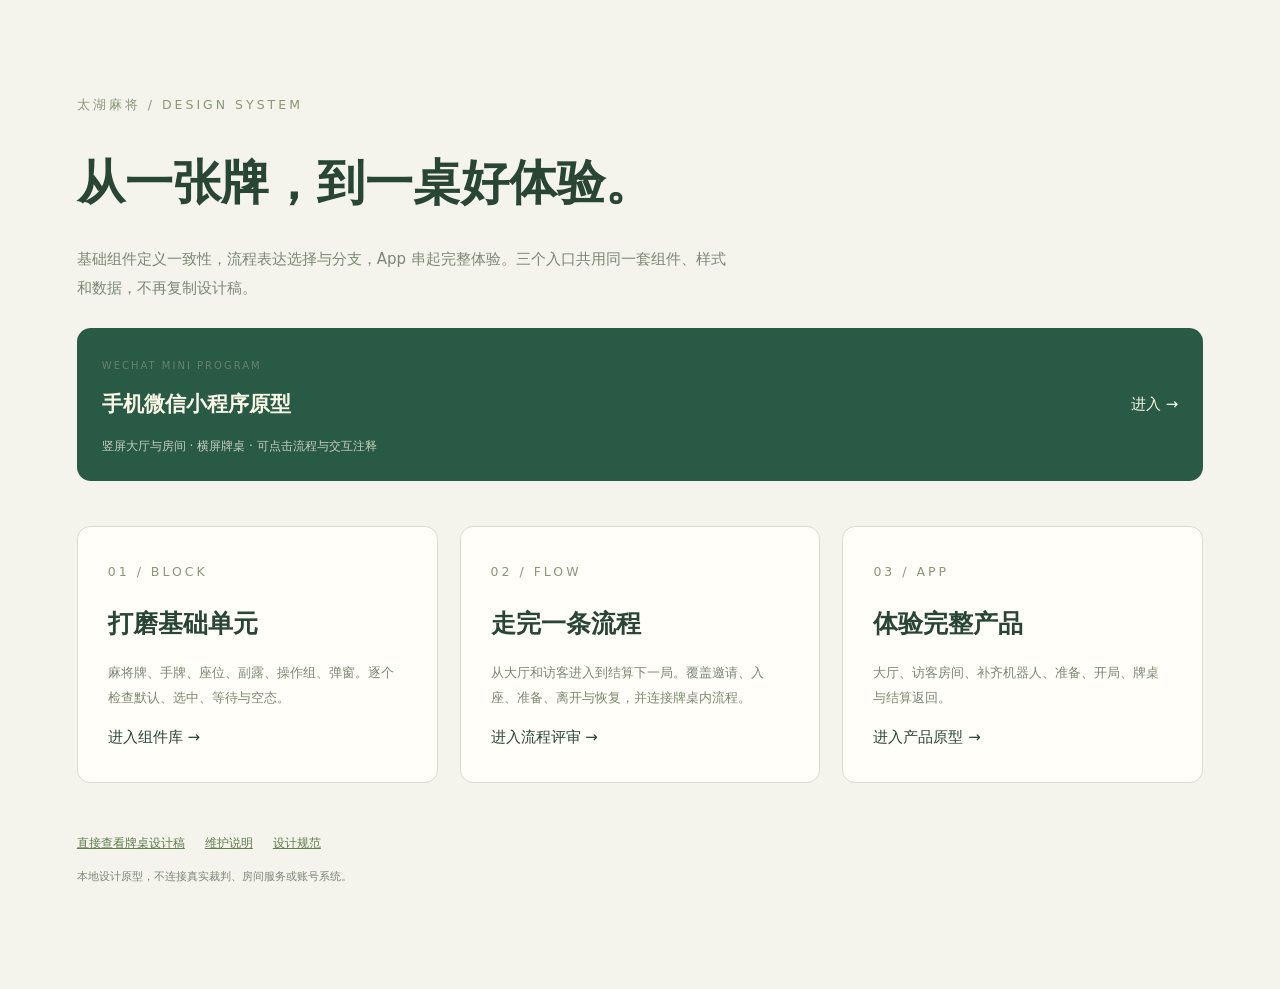
<file: prototype/index.html>
<!doctype html>
<html lang="zh-CN">
  <head>
    <meta charset="utf-8" />
    <meta name="viewport" content="width=device-width,initial-scale=1" />
    <title>太湖麻将 · 原型设计系统</title>
    <link rel="stylesheet" href="shared/tokens.css" />
    <style>
      body {
        margin: 0;
        background: #f4f3ec;
        color: #284633;
        font: 15px/1.9 system-ui;
      }
      main {
        max-width: 1150px;
        margin: auto;
        padding: 10vh 6vw;
      }
      small {
        letter-spacing: 3px;
        color: #8b967b;
      }
      h1 {
        font-size: 48px;
        line-height: 1.3;
        font-weight: 650;
      }
      p {
        color: #7b8872;
        max-width: 650px;
      }
      .cards {
        display: grid;
        grid-template-columns: repeat(3, 1fr);
        gap: 22px;
        margin: 45px 0;
      }
      .cards a {
        display: block;
        background: #fffef8;
        border: 1px solid #d8decd;
        border-radius: 13px;
        padding: 30px;
        color: inherit;
        text-decoration: none;
      }
      .cards a:hover {
        border-color: #859d77;
        transform: translateY(-2px);
      }
      .cards b {
        font-size: 25px;
        display: block;
        margin: 14px 0;
      }
      .cards p {
        font-size: 13px;
      }
      .links a {
        color: #607c50;
        margin-right: 20px;
        font-size: 12px;
      }
      @media (max-width: 700px) {
        .cards {
          grid-template-columns: 1fr;
        }
        h1 {
          font-size: 34px;
        }
      }
    </style>
  </head>
  <body>
    <main>
      <small>太湖麻将 / DESIGN SYSTEM</small>
      <h1>从一张牌，到一桌好体验。</h1>
      <p>
        基础组件定义一致性，流程表达选择与分支，App
        串起完整体验。三个入口共用同一套组件、样式和数据，不再复制设计稿。
      </p>
      <a href="miniprogram/index.html" style="display:flex;justify-content:space-between;align-items:center;padding:22px 25px;margin:26px 0;background:#285a45;color:#faf7e7;border-radius:14px;text-decoration:none;gap:20px"><span><small style="font-size:10px;letter-spacing:2px;opacity:.65">WECHAT MINI PROGRAM</small><b style="display:block;font-size:21px;margin:6px 0">手机微信小程序原型</b><span style="font-size:12px;opacity:.75">竖屏大厅与房间 · 横屏牌桌 · 可点击流程与交互注释</span></span><span>进入 →</span></a>
      <div class="cards">
        <a href="blocks/index.html"
          ><small>01 / BLOCK</small><b>打磨基础单元</b>
          <p>
            麻将牌、手牌、座位、副露、操作组、弹窗。逐个检查默认、选中、等待与空态。
          </p>
          进入组件库 →</a
        ><a href="flows/product.html"
          ><small>02 / FLOW</small><b>走完一条流程</b>
          <p>
            从大厅和访客进入到结算下一局。覆盖邀请、入座、准备、离开与恢复，并连接牌桌内流程。
          </p>
          进入流程评审 →</a
        ><a href="app/index.html"
          ><small>03 / APP</small><b>体验完整产品</b>
          <p>大厅、访客房间、补齐机器人、准备、开局、牌桌与结算返回。</p>
          进入产品原型 →</a
        >
      </div>
      <div class="links">
        <a href="app/index.html#turn">直接查看牌桌设计稿</a
        ><a href="README.md">维护说明</a
        ><a href="design.md">设计规范</a>
      </div>
      <p style="font-size: 11px">
        本地设计原型，不连接真实裁判、房间服务或账号系统。
      </p>
    </main>
  </body>
</html>
</file>
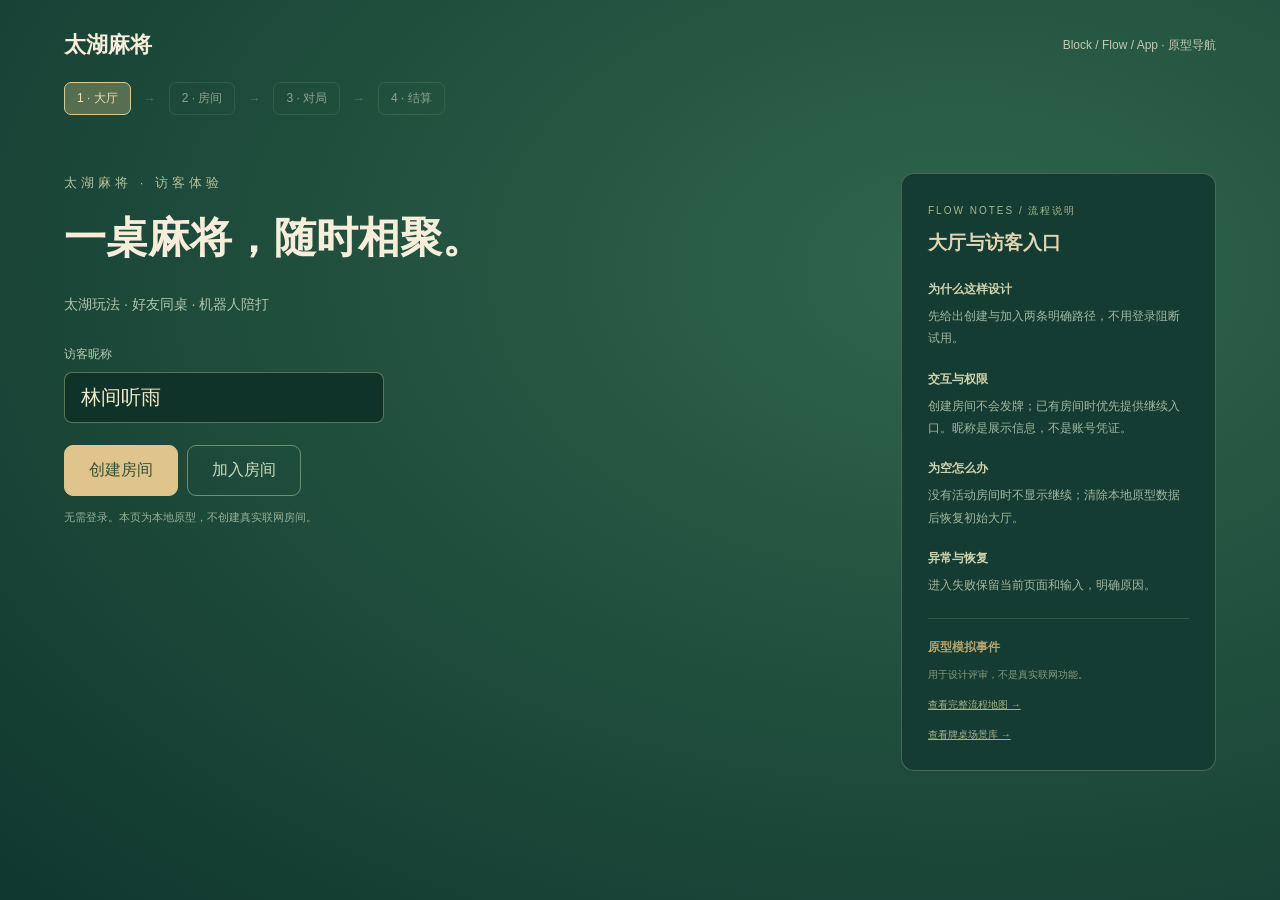
<file: prototype/app/index.html>
<!doctype html>
<html lang="zh-CN">
  <head>
    <meta charset="utf-8" />
    <meta name="viewport" content="width=device-width,initial-scale=1" />
    <title>太湖麻将 · 完整产品原型</title>
    <link rel="stylesheet" href="../shared/tokens.css" />
    <link rel="stylesheet" href="../shared/review.css" />
    <link rel="stylesheet" href="../shared/workbench.css" />
    <link rel="stylesheet" href="../shared/product-flow.css" />
  </head>
  <body>
    <div id="prototype-root"></div>
    <script src="../shared/table-shell.js"></script>
    <script src="../blocks/ui.js"></script>
    <script src="../shared/call-fixtures.js"></script>
    <script src="../shared/scenarios.js"></script>
    <script src="../shared/annotations.js"></script>
    <script src="../flows/table-interactions.js"></script>
    <script>
      window.prototypeInitialHash = location.hash;
    </script>
    <script src="../shared/table-session.js"></script>
    <script src="../flows/product-flow.js"></script>
    <script src="navigation.js"></script>
  </body>
</html>
</file>
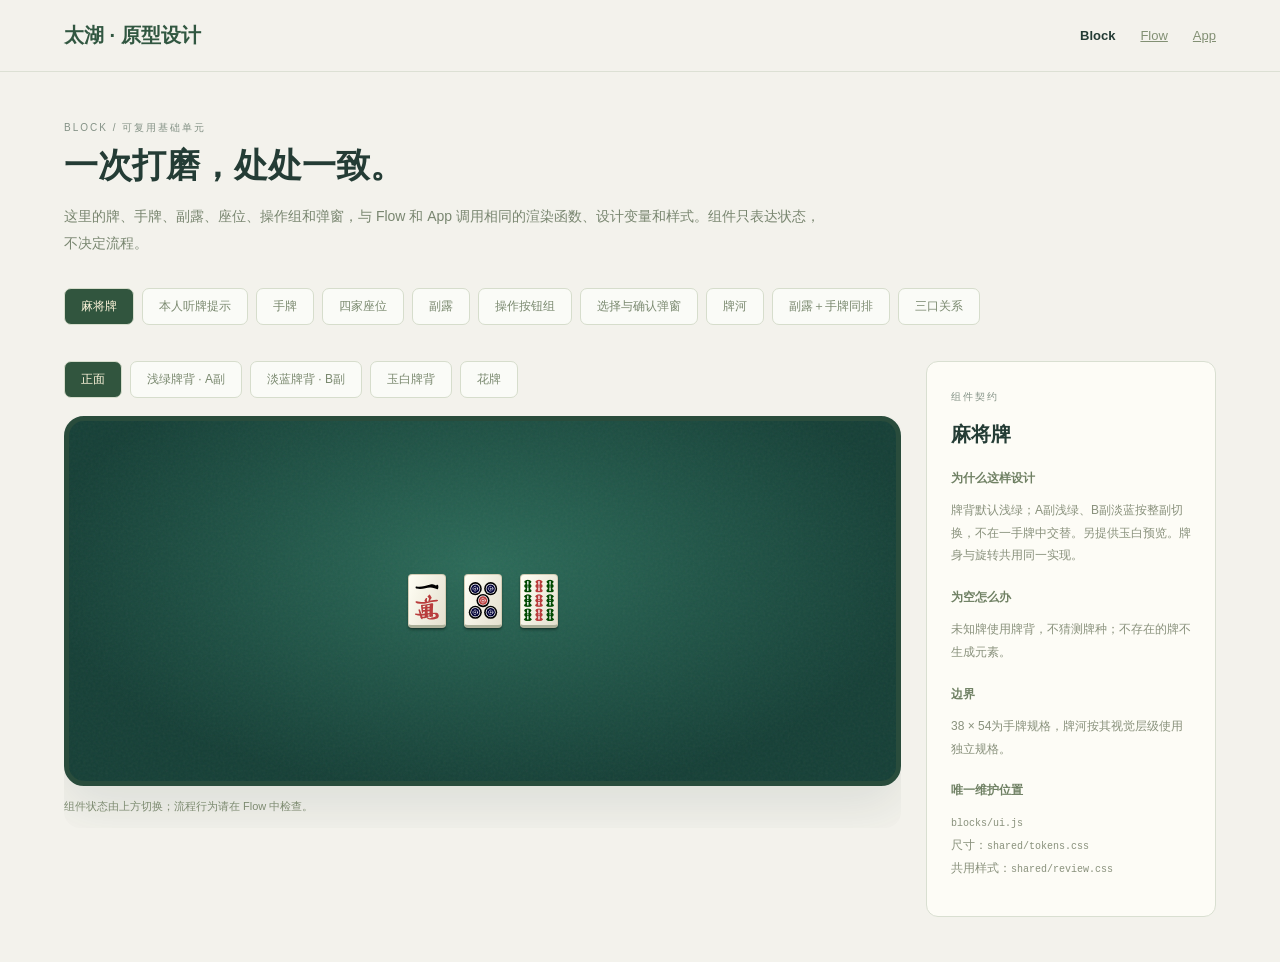
<file: prototype/blocks/index.html>
<!doctype html>
<html lang="zh-CN">
  <head>
    <meta charset="utf-8" />
    <meta name="viewport" content="width=device-width,initial-scale=1" />
    <title>太湖麻将 · Block组件库</title>
    <link rel="stylesheet" href="../shared/tokens.css" />
    <link rel="stylesheet" href="../shared/review.css" />
    <link rel="stylesheet" href="../shared/workbench.css" />
  </head>
  <body class="block-library">
    <header class="library-header">
      <a href="../index.html">太湖 · 原型设计</a>
      <nav>
        <strong>Block</strong><a href="../flows/index.html">Flow</a
        ><a href="../app/index.html">App</a>
      </nav>
    </header>
    <main class="library-main">
      <span class="eyebrow">BLOCK / 可复用基础单元</span>
      <h1>一次打磨，处处一致。</h1>
      <p class="library-intro">
        这里的牌、手牌、副露、座位、操作组和弹窗，与 Flow 和 App
        调用相同的渲染函数、设计变量和样式。组件只表达状态，不决定流程。
      </p>
      <div id="block-tabs"></div>
      <div class="library-grid">
        <section>
          <div id="block-states"></div>
          <div class="gallery-scroll">
            <div class="gallery-stage game" id="block-preview"></div>
          </div>
        </section>
        <aside class="library-notes" id="block-notes"></aside>
      </div>
    </main>
    <script src="ui.js"></script>
    <script src="../shared/call-fixtures.js"></script>
    <script src="catalog.js"></script>
  </body>
</html>
</file>
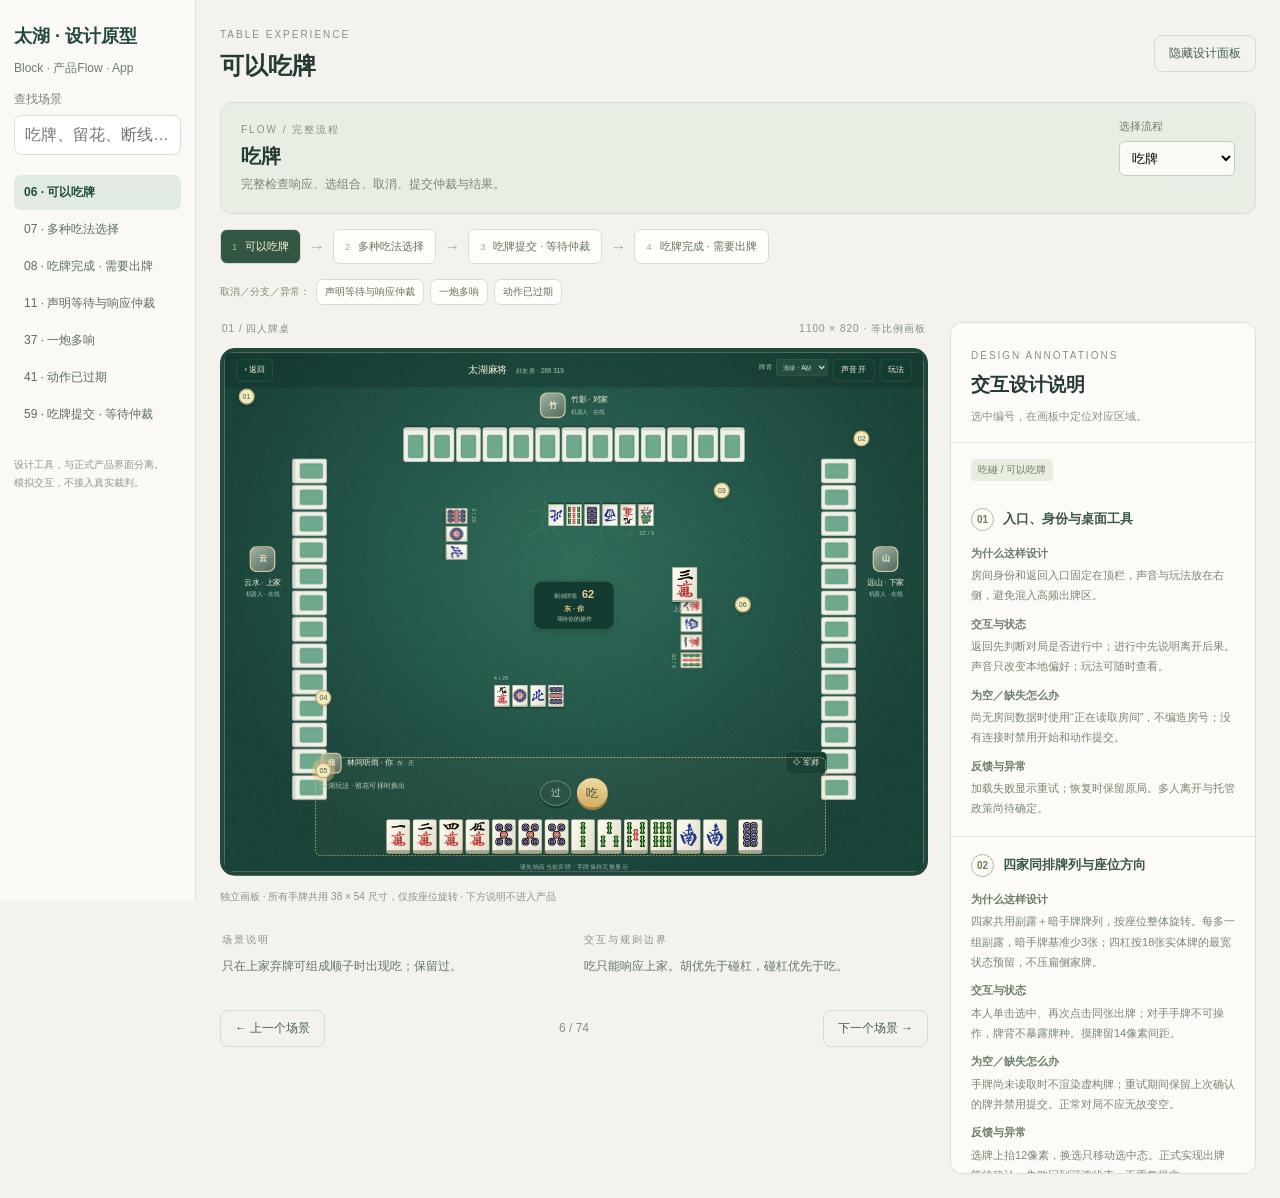
<file: prototype/flows/index.html>
<!doctype html>
<html lang="zh-CN">
  <head>
    <meta charset="utf-8" />
    <meta name="viewport" content="width=device-width,initial-scale=1" />
    <title>太湖麻将 · 交互流程</title>
    <link rel="stylesheet" href="../shared/tokens.css" />
    <link rel="stylesheet" href="../shared/review.css" />
    <link rel="stylesheet" href="../shared/workbench.css" />
  </head>
  <body>
    <div id="prototype-root"></div>
    <script src="../shared/table-shell.js"></script>
    <script src="../blocks/ui.js"></script>
    <script src="../shared/call-fixtures.js"></script>
    <script src="../shared/scenarios.js"></script>
    <script src="../shared/annotations.js"></script>
    <script src="definitions.js"></script>
    <script src="viewer.js"></script>
    <script src="../flows/table-interactions.js"></script>
    <script src="../shared/table-session.js"></script>
  </body>
</html>
</file>
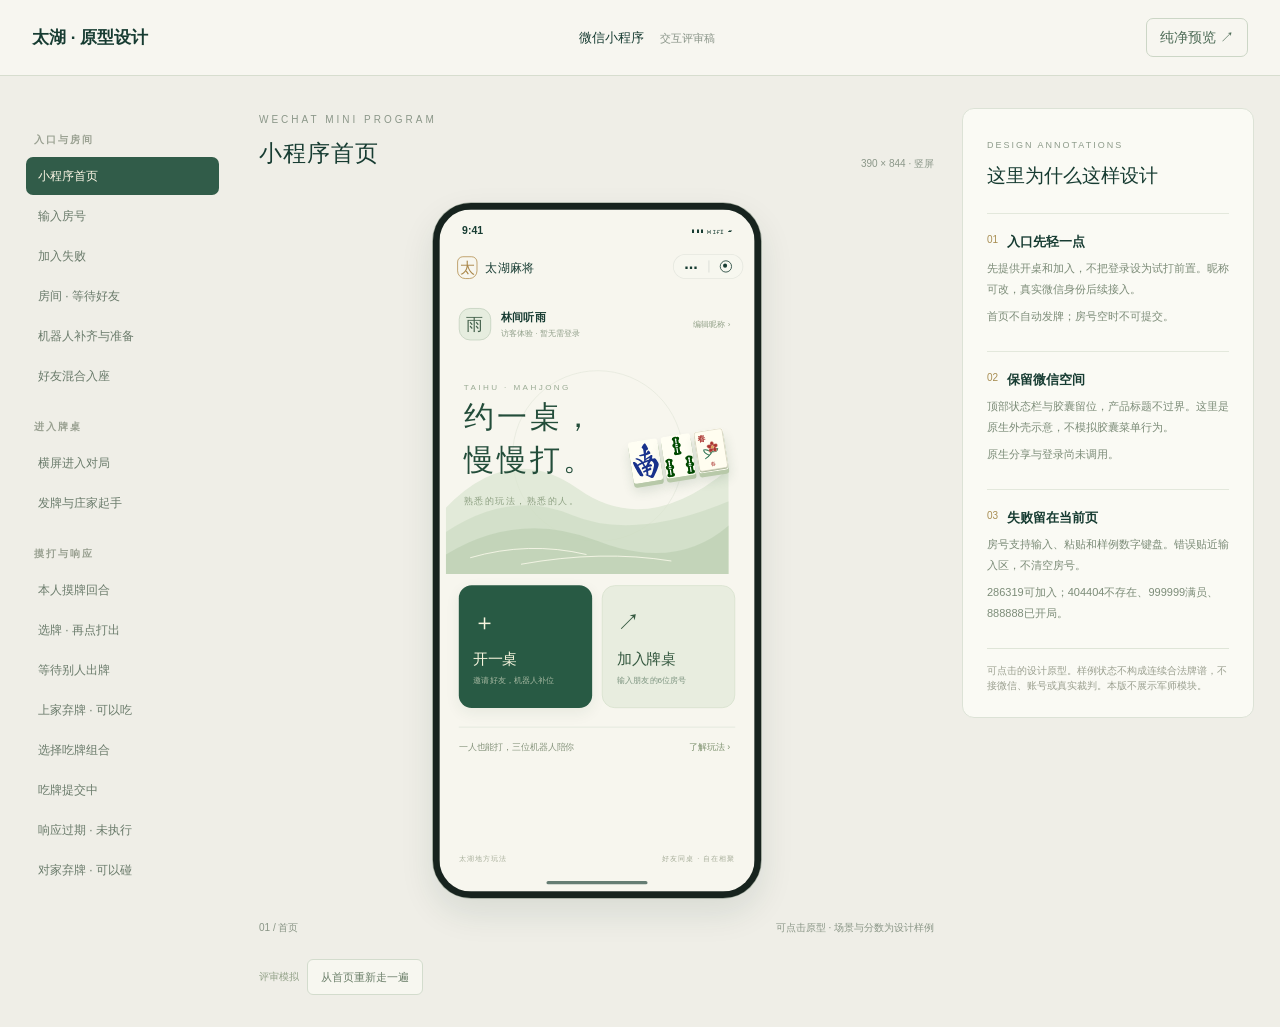
<file: prototype/miniprogram/index.html>
<!doctype html>
<html lang="zh-CN">
  <head>
    <meta charset="utf-8" />
    <meta
      name="viewport"
      content="width=device-width,initial-scale=1,viewport-fit=cover"
    />
    <title>太湖麻将 · 微信小程序原型</title>
    <link rel="stylesheet" href="../shared/miniprogram.css" />
  </head>
  <body>
    <header class="review-top">
      <a href="../index.html">太湖 · 原型设计</a
      ><span>微信小程序 <i>交互评审稿</i></span
      ><button id="present">纯净预览 ↗</button>
    </header>
    <div class="studio-layout">
      <nav id="scene-nav" aria-label="原型场景"></nav>
      <main class="preview-column">
        <div class="canvas-caption">
          <div>
            <small>WECHAT MINI PROGRAM</small>
            <h1 id="scene-title">朋友一起，打得自在。</h1>
          </div>
          <span id="canvas-size"></span>
        </div>
        <div id="device-stage">
          <div id="device"><div id="screen"></div></div>
        </div>
        <div class="canvas-footer">
          <span id="flow-position"></span
          ><span>可点击原型 · 场景与分数为设计样例</span>
        </div>
        <div id="review-controls"></div>
      </main>
      <aside id="annotations" aria-label="交互设计说明"></aside>
    </div>
    <script src="../blocks/ui.js"></script>
    <script src="../blocks/mobile.js"></script>
    <script src="../flows/miniprogram.js"></script>
    <script src="../app/miniprogram.js"></script>
  </body>
</html>
</file>
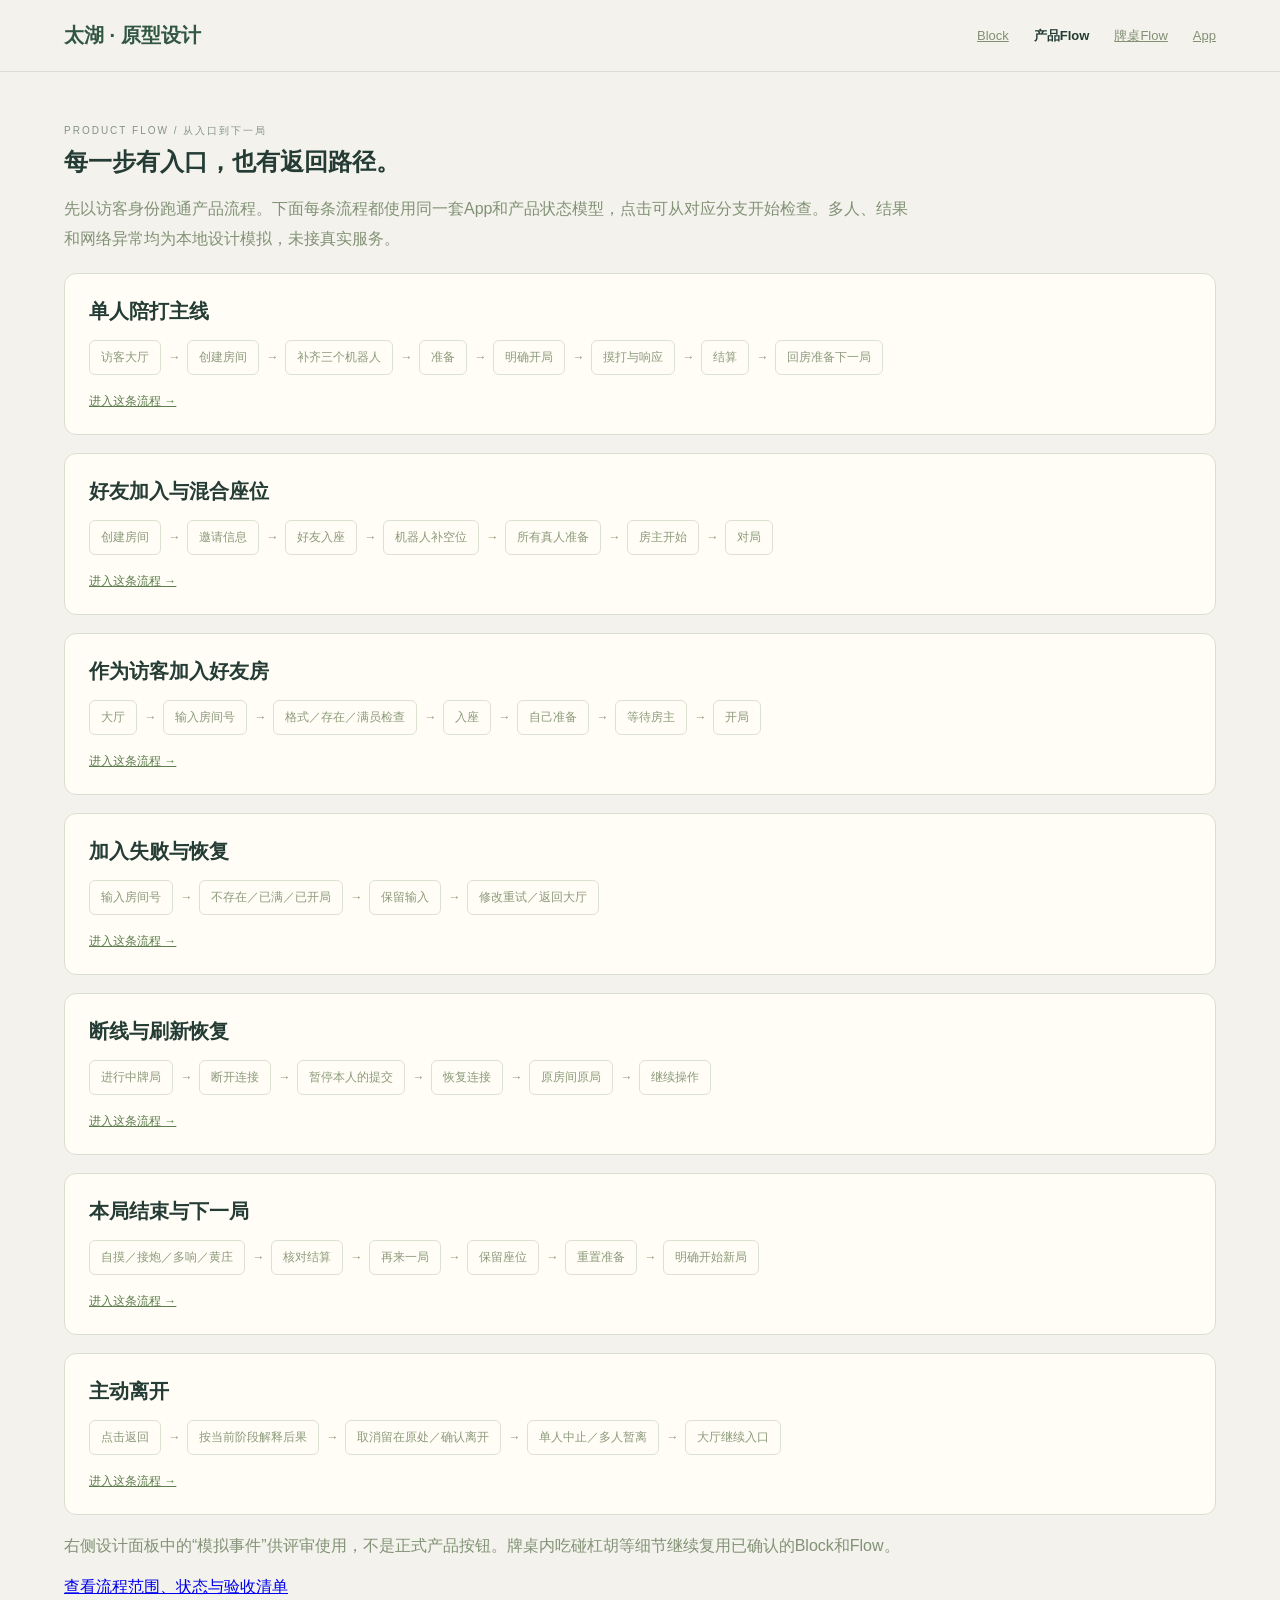
<file: prototype/flows/product.html>
<!doctype html>
<html lang="zh-CN">
  <head>
    <meta charset="utf-8" />
    <meta name="viewport" content="width=device-width,initial-scale=1" />
    <title>太湖麻将 · 产品完整流程</title>
    <link rel="stylesheet" href="../shared/tokens.css" />
    <link rel="stylesheet" href="../shared/review.css" />
    <link rel="stylesheet" href="../shared/workbench.css" />
    <link rel="stylesheet" href="../shared/product-flow.css" />
  </head>
  <body>
    <header class="library-header">
      <a href="../index.html">太湖 · 原型设计</a>
      <nav>
        <a href="../blocks/index.html">Block</a><strong>产品Flow</strong
        ><a href="index.html">牌桌Flow</a><a href="../app/index.html">App</a>
      </nav>
    </header>
    <main class="product-flow-overview">
      <span class="eyebrow">PRODUCT FLOW / 从入口到下一局</span>
      <h1>每一步有入口，也有返回路径。</h1>
      <p class="flow-overview-intro">
        先以访客身份跑通产品流程。下面每条流程都使用同一套App和产品状态模型，点击可从对应分支开始检查。多人、结果和网络异常均为本地设计模拟，未接真实服务。
      </p>
      <div id="journeys"></div>
      <p class="flow-overview-intro">
        右侧设计面板中的“模拟事件”供评审使用，不是正式产品按钮。牌桌内吃碰杠胡等细节继续复用已确认的Block和Flow。
      </p>
      <a href="../design.md">查看流程范围、状态与验收清单</a>
    </main>
    <script src="product-flow.js"></script>
    <script>
      document.getElementById("journeys").innerHTML = ProductFlow.journeys
        .map(
          (j) =>
            '<section class="journey-card"><h2>' +
            j.name +
            '</h2><div class="journey-nodes">' +
            j.steps.map((s) => "<span>" + s + "</span>").join("<i>→</i>") +
            '</div><a href="../app/index.html?case=' +
            j.case +
            '">进入这条流程 →</a></section>',
        )
        .join("");
    </script>
  </body>
</html>
</file>
<file: prototype/shared/tokens.css>
/* 牌身与画板尺寸的唯一来源；组件、流程、App共用。 */
:root {
  --hand-w: 38px;
  --hand-h: 54px;
  --river-w: 25px;
  --river-h: 35px;
  --river-cols: 9;
  --board-w: 1100px;
  --board-h: 820px;
  --ink: #243c35;
  --gold: #e4be77;
  --cream: #f5f2e9;
  --muted: #7f9186;
}
</file>
<file: prototype/shared/review.css>
:root {
  --ink: #243c35;
  --gold: #e4be77;
  --cream: #f5f2e9;
  --muted: #7f9186;
}
* {
  box-sizing: border-box;
}
body {
  margin: 0;
  font-family:
    -apple-system, BlinkMacSystemFont, "PingFang SC", "Microsoft YaHei",
    sans-serif;
  background: #f3f2ec;
  color: var(--ink);
}
button,
input {
  font: inherit;
}
button {
  cursor: pointer;
}
button:focus-visible,
a:focus-visible,
input:focus-visible {
  outline: 3px solid #e4ac45;
  outline-offset: 3px;
}
button:disabled {
  opacity: 0.4;
  cursor: default;
}
[hidden] {
  display: none !important;
}
.studio {
  position: fixed;
  inset: 0 auto 0 0;
  width: 230px;
  padding: 28px 18px;
  background: #faf9f5;
  border-right: 1px solid #dedfd5;
  overflow: auto;
}
.studio-brand {
  text-decoration: none;
  font-size: 20px;
  font-weight: 750;
  color: #244a3d;
}
.studio > p,
.studio label {
  font-size: 12px;
  color: #7a847c;
}
.studio input {
  width: 100%;
  padding: 10px;
  border: 1px solid #d8dfd6;
  border-radius: 8px;
  background: white;
  margin: 7px 0 18px;
}
nav h3 {
  font-size: 11px;
  letter-spacing: 2px;
  color: #8b958d;
  margin: 22px 8px 8px;
}
nav button {
  display: block;
  text-align: left;
  background: none;
  border: 0;
  color: #5b6c62;
  padding: 9px 10px;
  border-radius: 7px;
  width: 100%;
  font-size: 12px;
  margin: 2px 0;
}
nav button.active {
  background: #e2ebe3;
  color: #224c3b;
  font-weight: 700;
}
.studio footer {
  font-size: 10px;
  line-height: 1.8;
  color: #8d968d;
  margin-top: 24px;
}
main {
  margin-left: 230px;
  padding: 25px 30px;
  max-width: 1800px;
}
.design-header {
  display: flex;
  justify-content: space-between;
  align-items: center;
  margin-bottom: 20px;
}
.eyebrow {
  font-size: 10px;
  letter-spacing: 2px;
  color: #849286;
}
h1 {
  font-size: 24px;
  font-weight: 650;
  margin: 8px 0 0;
}
.design-header button,
.scene-pager button {
  padding: 9px 14px;
  border: 1px solid #d5ddd2;
  border-radius: 8px;
  background: transparent;
  color: #45614f;
  font-size: 12px;
}
.viewport {
  width: 100%;
  overflow: auto;
}
.game {
  position: relative;
  isolation: isolate;
  min-width: 700px;
  aspect-ratio: 1.44;
  background: radial-gradient(ellipse at 50% 40%, #2b6a58, #153f36 75%);
  border: 7px solid #23463b;
  outline: 1px solid #b6a177;
  border-radius: 22px;
  color: #f7f1dc;
  overflow: hidden;
  box-shadow: 0 20px 50px #203c2d1b;
}
.game:before {
  content: "";
  position: absolute;
  inset: 0;
  opacity: 0.12;
  pointer-events: none;
  background-image: url("data:image/svg+xml,%3Csvg viewBox='0 0 180 180' xmlns='http://www.w3.org/2000/svg'%3E%3Cfilter id='n'%3E%3CfeTurbulence type='fractalNoise' baseFrequency='.8' numOctaves='3' stitchTiles='stitch'/%3E%3C/filter%3E%3Cpath fill='%23fff' filter='url(%23n)' opacity='.5' d='M0 0h180v180H0z'/%3E%3C/svg%3E");
}
.game-header {
  position: absolute;
  inset: 0 0 auto;
  height: 54px;
  display: flex;
  align-items: center;
  justify-content: space-between;
  padding: 0 18px;
  background: #122f2966;
  font-size: 15px;
  z-index: 4;
}
.game-header small {
  font-size: 10px;
  color: #b5c6b5;
  margin-left: 10px;
}
.game button {
  color: inherit;
  border: 1px solid #c8d2b72b;
  background: #133c33;
  border-radius: 8px;
  padding: 8px 12px;
  font-size: 12px;
}
.header-tools {
  display: flex;
  gap: 8px;
}
.table-area {
  position: absolute;
  inset: 54px 0 28%;
}
.table-word {
  position: absolute;
  top: 29%;
  left: 43%;
  color: #b8c4a20e;
  font-size: 66px;
  letter-spacing: 12px;
}
.seat {
  position: absolute;
  display: flex;
  gap: 8px;
  align-items: center;
  font-size: 12px;
  z-index: 2;
}
.avatar,
.own-avatar {
  display: grid;
  place-items: center;
  background: linear-gradient(145deg, #a0b4a0, #536c60);
  border: 2px solid #d6c59b;
  border-radius: 11px;
  width: 38px;
  height: 38px;
  color: #fff3cf;
  font-weight: 700;
}
.seat small {
  display: block;
  color: #a9c5b5;
  font-size: 9px;
  margin-top: 4px;
}
.seat.top {
  top: 10px;
  left: 45%;
  transform: translateX(-50%);
}
.seat.left {
  top: 42%;
  left: 16px;
  flex-direction: column;
}
.seat.right {
  top: 42%;
  right: 16px;
  flex-direction: column;
}
.backs {
  display: flex;
  gap: 2px;
}
.backs .tile {
  width: 17px;
  height: 24px;
}
.opponent-hand {
  position: absolute;
  display: flex;
  justify-content: center;
  gap: 1px;
}
.opponent-hand.top {
  top: 60px;
  left: 32%;
  right: 32%;
}
.opponent-hand.left {
  left: 85px;
  top: 33%;
  writing-mode: vertical-rl;
}
.opponent-hand.right {
  right: 85px;
  top: 33%;
  writing-mode: vertical-rl;
}
.opponent-hand.left .tile,
.opponent-hand.right .tile {
  width: 19px;
  height: 27px;
  margin: 1px;
  transform: rotate(90deg);
}
.opponent-hand .tile {
  width: 23px;
  height: 32px;
}
.river {
  position: absolute;
  display: grid;
  grid-template-columns: repeat(6, 1fr);
  gap: 2px;
}
.river.top {
  top: 26%;
  left: 40%;
}
.river.bottom {
  bottom: 5%;
  left: 40%;
}
.river.left {
  left: 23%;
  top: 40%;
  transform: rotate(90deg);
}
.river.right {
  right: 23%;
  top: 40%;
  transform: rotate(-90deg);
}
.river .tile {
  width: 22px;
  height: 30px;
}
.tile {
  display: inline-block;
  object-fit: contain;
  vertical-align: middle;
  filter: drop-shadow(0 2px 1px #0004);
  user-select: none;
}
.compass {
  position: absolute;
  left: 50%;
  top: 54%;
  transform: translate(-50%, -50%);
  background: #143b32;
  border: 1px solid #c0cbb43a;
  border-radius: 14px;
  width: 118px;
  text-align: center;
  padding: 10px 6px;
  box-shadow: 0 4px 12px #0002;
}
.wall {
  font-size: 9px;
  color: #adc2b0;
}
.wall b {
  color: #e8d2a3;
  font-size: 19px;
  margin-left: 5px;
}
.directions {
  display: grid;
  grid-template-columns: 1fr 2fr 1fr;
  align-items: center;
  font-size: 10px;
  color: #8cae99;
  gap: 5px;
  margin: 6px 0;
}
.directions span:first-child,
.directions span:last-child {
  grid-column: 1/4;
}
.directions strong {
  font-size: 12px;
  color: #e8c989;
}
.compass > small {
  font-size: 9px;
  color: #bbd0bc;
}
#last-discard {
  position: absolute;
  left: 64%;
  top: 54%;
  text-align: center;
}
#last-discard .tile {
  width: 40px;
  height: 55px;
}
#last-discard small {
  display: block;
  font-size: 9px;
  color: #d6c9a8;
  margin-top: 4px;
}
#status-banner {
  position: absolute;
  bottom: 0;
  left: 30%;
  right: 30%;
  text-align: center;
  color: #daca9e;
  font-size: 11px;
}
.own-zone {
  position: absolute;
  left: 13%;
  right: 10%;
  bottom: 8px;
  height: 28%;
  z-index: 3;
}
.own-heading {
  display: flex;
  align-items: center;
  justify-content: space-between;
  font-size: 11px;
  gap: 8px;
}
.own-heading > div:first-child {
  display: flex;
  align-items: center;
  gap: 8px;
}
.own-avatar {
  display: inline-grid;
  width: 27px;
  height: 27px;
  border-radius: 8px;
  font-size: 11px;
}
.own-heading b {
  background: #b39758;
  color: #183c31;
  font-size: 9px;
  padding: 3px 5px;
  border-radius: 3px;
}
#restrictions {
  font-size: 10px;
  color: #e8bf8c;
}
.decision-area {
  display: flex;
  justify-content: space-between;
  align-items: center;
  min-height: 44px;
  gap: 12px;
}
#hint {
  font-size: 10px;
  color: #becfb8;
  max-width: 56%;
  line-height: 1.5;
}
#hint .tile {
  width: 22px;
  height: 30px;
  margin: 0 2px;
}
#actions {
  display: flex;
  gap: 7px;
  margin-left: auto;
}
#actions button {
  min-width: 48px;
  font-size: 19px;
  padding: 9px 12px;
  border: 1px solid #e5c9958a;
  background: linear-gradient(#f0dca3, #d2ac62);
  color: #3f4026;
  box-shadow: 0 4px 0 #a17c3c;
  border-radius: 50%;
}
#actions button.pass {
  background: #254e43;
  box-shadow: 0 4px 0 #12382c;
  color: #c8d5c4;
  border-color: #7a9980;
  font-size: 15px;
}
#actions button.win {
  background: linear-gradient(#eaa17d, #b84c35);
  color: #fff3cf;
  border-color: #efbb8b;
  box-shadow: 0 4px 0 #7b3527;
}
#hand {
  display: flex;
  align-items: flex-end;
  justify-content: center;
  gap: 2px;
  min-height: 65px;
}
#hand button {
  padding: 0;
  background: none;
  border: 0;
  position: relative;
  flex: 0 1 6.8%;
  min-width: 0;
  transition: transform 0.16s;
}
#hand button .tile {
  width: 100%;
  height: auto;
  max-height: 80px;
}
#hand button.drawn {
  margin-left: 12px;
}
#hand button.selected {
  transform: translateY(-12px);
}
#hand button.flower:after {
  content: "留";
  position: absolute;
  bottom: 5px;
  right: 3px;
  background: #ac7446;
  color: white;
  border-radius: 3px;
  font-size: 8px;
  padding: 1px 3px;
}
#instruction {
  text-align: center;
  color: #9ebba7;
  font-size: 9px;
  margin: 6px 0;
}
#own-public {
  position: absolute;
  bottom: 100%;
  left: 0;
  display: flex;
  align-items: flex-end;
  gap: 12px;
  padding-bottom: 8px;
}
.meld {
  display: flex;
  align-items: flex-end;
  gap: 1px;
  padding: 5px 7px;
  background: #0b322a66;
  border-radius: 5px;
  position: relative;
}
.meld .tile {
  width: 27px;
  height: 37px;
}
.meld .claimed {
  transform: rotate(90deg);
  margin: 0 5px;
  width: 30px;
}
.meld .stacked {
  position: absolute;
  left: 34px;
  top: -16px;
  transform: rotate(90deg);
}
.meld small {
  color: #a6bca9;
  font-size: 8px;
  margin: 0 0 2px 7px;
}
.flowers {
  display: flex;
  align-items: center;
  gap: 3px;
  color: #adc6b3;
  font-size: 9px;
}
.flowers .tile {
  width: 21px;
  height: 29px;
}
#coach {
  position: absolute;
  right: 14px;
  top: 70px;
  width: 250px;
  padding: 20px;
  background: #f9f4e6;
  color: #304c3d;
  border: 1px solid #d8bd80;
  border-radius: 12px;
  z-index: 6;
  box-shadow: 0 10px 30px #0003;
}
#coach button {
  float: right;
  background: none;
  color: #345340;
  border: 0;
}
#coach small {
  font-size: 10px;
  color: #8a7c53;
}
#coach h3 {
  font-size: 16px;
  line-height: 1.7;
}
#coach p {
  font-size: 12px;
  line-height: 1.9;
}
#overlay {
  position: absolute;
  inset: 0;
  background: #09231ed9;
  display: grid;
  place-items: center;
  z-index: 8;
  backdrop-filter: blur(3px);
}
.dialog {
  width: min(460px, 80%);
  padding: 27px;
  border-radius: 17px;
  background: #f7f2e5;
  color: #304b3c;
  box-shadow: 0 24px 60px #0005;
  text-align: center;
}
.dialog > small {
  color: #968158;
  font-size: 10px;
  letter-spacing: 2px;
}
.dialog h2 {
  font-size: 26px;
  margin: 12px 0;
}
.dialog p {
  font-size: 12px;
  color: #6a7b6a;
  line-height: 1.8;
}
.dialog .dialog-actions {
  display: flex;
  gap: 10px;
  justify-content: center;
  margin-top: 20px;
}
.dialog button {
  background: #315b47;
  color: #fff1d4;
  border: 0;
  border-radius: 8px;
  padding: 11px 18px;
}
.dialog button.secondary {
  background: #e5e7d9;
  color: #52644e;
}
.choices {
  display: flex;
  justify-content: center;
  gap: 12px;
  flex-wrap: wrap;
}
.choices button {
  background: #e8e8d9;
  padding: 12px;
  border: 2px solid transparent;
}
.choices button.chosen {
  border-color: #b88738;
  background: #f1dfb9;
}
.choices .tile {
  width: 33px;
  height: 46px;
}
.score-row {
  display: flex;
  justify-content: space-between;
  font-size: 12px;
  padding: 9px 0;
  border-bottom: 1px solid #d6daca;
}
.score-row strong {
  color: #946a26;
}
.dialog .result-tiles .tile {
  width: 25px;
  height: 35px;
}
.dialog .positive {
  color: #9a7030;
}
#toast {
  position: absolute;
  left: 50%;
  top: 24%;
  transform: translateX(-50%);
  padding: 12px 20px;
  background: #f6e7c5;
  color: #3a503d;
  border-radius: 8px;
  z-index: 12;
  font-size: 12px;
  pointer-events: none;
  opacity: 0;
  transition: opacity 0.2s;
  max-width: 80%;
  text-align: center;
}
#toast.show {
  opacity: 1;
}
.spec {
  display: grid;
  grid-template-columns: 1fr 1fr;
  gap: 28px;
  padding: 25px 4px;
}
.spec p {
  font-size: 13px;
  line-height: 1.9;
  color: #647568;
  margin: 8px 0;
}
.scene-pager {
  display: flex;
  justify-content: space-between;
  align-items: center;
  font-size: 12px;
  color: #849184;
  padding-bottom: 20px;
}
.focus .studio,
.focus .design-header,
.focus .spec,
.focus .scene-pager {
  display: none;
}
.focus main {
  margin: 0;
  padding: 12px;
  max-width: 1400px;
  margin-inline: auto;
}
.focus .game:after {
  content: "按 Esc 返回场景工作台";
  position: absolute;
  top: 58px;
  left: 15px;
  font-size: 9px;
  color: #c2c8ac;
  pointer-events: none;
}
@media (min-width: 1450px) {
  .game {
    max-height: 810px;
    aspect-ratio: 1.52;
  }
}
@media (max-width: 1000px) {
  .studio {
    width: 185px;
    padding: 20px 12px;
  }
  main {
    margin-left: 185px;
    padding: 20px 15px;
  }
  .game {
    min-width: 700px;
  }
  .spec {
    gap: 16px;
  }
}
@media (max-width: 750px) {
  .studio {
    position: static;
    width: auto;
    max-height: 210px;
    border-bottom: 1px solid #ddd;
  }
  .studio nav {
    display: flex;
    gap: 4px;
    overflow: auto;
  }
  .studio nav h3,
  .studio footer,
  .studio > p,
  .studio label {
    display: none;
  }
  nav button {
    white-space: nowrap;
    width: auto;
  }
  .studio input {
    width: 180px;
    margin: 10px 0;
  }
  .studio-brand {
    margin-right: 15px;
  }
  main {
    margin: 0;
    padding: 18px 10px;
  }
  .spec {
    grid-template-columns: 1fr;
    gap: 0;
  }
  .design-header h1 {
    font-size: 20px;
  }
  .viewport {
    border-radius: 18px;
  }
  .game {
    min-width: 700px;
  }
  .design-header button {
    font-size: 10px;
  }
}
@media (prefers-reduced-motion: reduce) {
  * {
    transition: none !important;
  }
}
/* SVG 为透明牌面，统一补齐实体牌身；不直接把透明字面铺在桌布上。 */
.tile {
  background: linear-gradient(110deg, #fffef4, #e4e0cf);
  border: 1px solid #d4cdb5;
  border-bottom: 3px solid #acb09a;
  border-radius: 4px;
  padding: 2px;
  box-shadow: 0 1px 1px #0003;
}
.opponent-hand .tile {
  background: #406e5b;
  border: 2px solid #a8bba0;
  padding: 2px;
  filter: brightness(0.82);
}
.opponent-hand.left .tile,
.opponent-hand.right .tile {
  width: 15px;
  height: 20px;
  margin: 0;
  transform: rotate(90deg);
}
.river .tile {
  padding: 1px;
  border-bottom-width: 2px;
  border-radius: 2px;
}
#hand .tile {
  padding: 4px 3px 7px;
  border-radius: 6px;
  border-bottom-width: 6px;
}
.meld .tile {
  border-radius: 3px;
}
/* 固定设计画板：先定义尺寸与空间规则，再整体缩放，避免响应式拉伸单张牌。 */

.studio {
  width: 196px;
  padding: 24px 14px;
}
.studio-brand {
  font-size: 18px;
}
main {
  margin-left: 196px;
  padding: 24px;
  max-width: none;
}
.review-layout {
  display: grid;
  grid-template-columns: minmax(0, 1fr) 306px;
  gap: 22px;
  align-items: start;
}
.artboard-column {
  min-width: 0;
}
.artboard-caption {
  display: flex;
  justify-content: space-between;
  padding: 0 2px 12px;
  font-size: 10px;
  color: #869084;
  letter-spacing: 1px;
}
.viewport {
  overflow: hidden;
  border-radius: 15px;
}
.artboard-stage {
  position: relative;
  overflow: hidden;
  width: 100%;
}
.game {
  position: absolute;
  top: 0;
  left: 0;
  width: 1100px;
  height: 820px;
  min-width: 0;
  max-height: none;
  aspect-ratio: auto;
  transform-origin: top left;
  border-width: 7px;
  border-radius: 20px;
  outline: none;
}
.table-area {
  inset: 54px 0 204px;
}
.own-zone {
  left: 150px;
  right: 150px;
  bottom: 22px;
  height: 157px;
}
.own-heading {
  font-size: 12px;
}
.own-heading > div:first-child {
  gap: 10px;
}
.own-avatar {
  width: 32px;
  height: 32px;
}
.decision-area {
  min-height: 54px;
}
#hand {
  height: 65px;
  min-height: 0;
  gap: 3px;
  justify-content: center;
}
#hand button {
  flex: 0 0 var(--hand-w);
  width: var(--hand-w);
  height: var(--hand-h);
  min-width: var(--hand-w);
}
#hand button .tile,
.opponent-hand .tile,
.opponent-hand.left .tile,
.opponent-hand.right .tile {
  display: block;
  width: var(--hand-w);
  height: var(--hand-h);
  max-height: none;
  margin: 0;
  padding: 3px 2px 5px;
  border: 1px solid #d4cdb5;
  border-bottom: 5px solid #9ea48e;
  border-radius: 5px;
  transform: none;
  flex: 0 0 auto;
  filter: drop-shadow(0 2px 1px #0003);
}
#hand button.drawn {
  margin-left: 14px;
}
.opponent-hand,
.opponent-hand.left,
.opponent-hand.right {
  display: flex;
  flex-direction: row;
  writing-mode: horizontal-tb;
  gap: 3px;
  width: max-content;
  height: var(--hand-h);
  justify-content: flex-start;
  right: auto;
  bottom: auto;
}
.opponent-hand .tile {
  background: #e9e6d8;
}
.opponent-hand.top {
  left: 50%;
  top: 62px;
  transform: translateX(-50%) rotate(180deg);
}
.opponent-hand.left {
  left: 132px;
  top: 55%;
  transform: translate(-50%, -50%) rotate(90deg);
}
.opponent-hand.right {
  left: calc(100% - 132px);
  top: 55%;
  transform: translate(-50%, -50%) rotate(-90deg);
}
.seat.top {
  top: 8px;
  left: 50%;
  transform: translateX(-50%);
}
.seat.left,
.seat.right {
  top: 45%;
  width: 90px;
  text-align: center;
}
.seat.left {
  left: 14px;
}
.seat.right {
  right: 14px;
}
.seat .avatar {
  width: 40px;
  height: 40px;
}
.river {
  grid-template-columns: repeat(6, var(--river-w));
  grid-auto-rows: var(--river-h);
  gap: 3px;
  width: max-content;
  height: max-content;
}
.river .tile {
  width: var(--river-w);
  height: var(--river-h);
}
.river.top {
  left: 50%;
  top: 151px;
  transform: translateX(-50%) rotate(180deg);
}
.river.bottom {
  left: 50%;
  top: auto;
  bottom: 28px;
  transform: translateX(-50%);
}
.river.left {
  left: 288px;
  top: 53%;
  transform: translate(-50%, -50%) rotate(90deg);
}
.river.right {
  left: calc(100% - 288px);
  right: auto;
  top: 53%;
  transform: translate(-50%, -50%) rotate(-90deg);
}
.compass {
  top: 54%;
  width: 122px;
}
#last-discard {
  left: 64%;
  top: 51%;
}
.table-word {
  top: 29%;
  left: 43%;
}
#own-public {
  left: 0;
  bottom: 100%;
  padding-bottom: 16px;
}
#own-public .meld {
  min-height: 54px;
}
.meld .tile {
  width: 32px;
  height: 45px;
}
.meld .claimed {
  width: 32px;
  margin: 0 7px;
}
.meld .stacked {
  left: 44px;
  top: -22px;
}
.flowers .tile {
  width: 25px;
  height: 35px;
}
#hint {
  max-width: 55%;
  font-size: 11px;
}
#status-banner {
  bottom: 0;
  font-size: 12px;
}
#instruction {
  font-size: 10px;
  margin-top: 10px;
}
.artboard-footnote {
  font-size: 10px;
  color: #899486;
  padding: 12px 0;
  line-height: 1.7;
}
.spec {
  padding: 12px 2px;
  gap: 20px;
}
.spec p {
  font-size: 12px;
}
.scene-pager {
  padding-top: 12px;
}
.annotations {
  position: sticky;
  top: 24px;
  border: 1px solid #dedfd4;
  background: #fcfbf7;
  border-radius: 12px;
  max-height: calc(100vh - 48px);
  overflow: auto;
}
.annotation-heading {
  padding: 22px 20px 16px;
  border-bottom: 1px solid #e8e8de;
}
.annotation-heading h2 {
  font-size: 19px;
  margin: 9px 0;
}
.annotation-heading p {
  font-size: 11px;
  line-height: 1.7;
  color: #899184;
  margin: 0;
}
.annotation-card {
  padding: 17px 20px;
  border-bottom: 1px solid #e8e8de;
  transition: background 0.15s;
}
.annotation-card.active {
  background: #edf1e8;
}
.annotation-card button {
  border: 0;
  background: none;
  padding: 0;
  display: flex;
  gap: 9px;
  align-items: center;
  color: #3b5748;
  font-size: 13px;
  font-weight: 650;
  text-align: left;
  width: 100%;
}
.annotation-number {
  display: inline-grid;
  place-items: center;
  width: 23px;
  height: 23px;
  flex-shrink: 0;
  border: 1px solid #b5ba9b;
  border-radius: 50%;
  color: #7a794e;
  font-size: 10px;
}
.annotation-card dl {
  margin: 12px 0 0;
  font-size: 11px;
  line-height: 1.85;
}
.annotation-card dt {
  font-weight: 650;
  color: #6b7e6a;
  margin-top: 8px;
}
.annotation-card dd {
  margin: 2px 0 0;
  color: #7a8575;
}
.annotation-card .mini {
  font-size: 10px;
  color: #9b9b82;
  margin-top: 10px;
}
.annotation-footer {
  padding: 16px 20px;
  font-size: 10px;
  color: #9b9d8b;
  line-height: 1.8;
}
.design-pin {
  position: absolute !important;
  z-index: 5;
  width: 25px;
  height: 25px;
  border-radius: 50% !important;
  background: #f4e8bd !important;
  color: #496046 !important;
  border: 2px solid #bdb17c !important;
  padding: 0 !important;
  font-size: 11px !important;
  box-shadow: 0 2px 8px #0002;
}
.design-pin.active {
  box-shadow: 0 0 0 6px #e7ca8066;
}
.design-region {
  position: absolute;
  z-index: 4;
  border: 1px dashed #dfc47d;
  border-radius: 8px;
  background: #dfc47d0a;
  pointer-events: none;
}
.empty-zone {
  font-size: 10px;
  color: #a7bca582;
  border: 1px dashed #91ae8a3d;
  border-radius: 5px;
  padding: 8px 11px;
}
.no-results {
  font-size: 12px;
  color: #8c9588;
  line-height: 1.8;
  padding: 12px;
}
.focus .review-layout {
  display: block;
}
.focus .annotations,
.focus .artboard-caption,
.focus .artboard-footnote,
.focus #design-pins {
  display: none;
}
.focus main {
  max-width: 1300px;
  margin: auto;
}
.focus .game {
  max-height: none;
}
.annotation-view-label {
  display: inline-block;
  font-size: 10px;
  padding: 4px 7px;
  background: #e8eddf;
  color: #6c7e62;
  border-radius: 4px;
  margin-bottom: 10px;
}
@media (min-width: 1800px) {
  main {
    max-width: 1840px;
  }
  .review-layout {
    grid-template-columns: minmax(0, 1fr) 326px;
  }
}
@media (max-width: 1150px) {
  .studio {
    width: 170px;
  }
  main {
    margin-left: 170px;
    padding: 18px;
  }
  .review-layout {
    grid-template-columns: minmax(0, 1fr) 264px;
    gap: 15px;
  }
  .annotation-card,
  .annotation-heading {
    padding: 16px;
  }
  .game {
    min-width: 0;
  }
}
@media (max-width: 850px) {
  .studio {
    position: static;
    width: auto;
    max-height: 180px;
  }
  .studio nav {
    display: flex;
    overflow: auto;
  }
  .studio nav h3,
  .studio footer,
  .studio > p,
  .studio label {
    display: none;
  }
  nav button {
    width: auto;
    white-space: nowrap;
  }
  .studio input {
    width: 180px;
    margin: 10px 0;
  }
  .studio-brand {
    margin-right: 14px;
  }
  main {
    margin: 0;
    padding: 16px;
  }
  .review-layout {
    grid-template-columns: minmax(0, 1fr);
  }
  .annotations {
    position: static;
    max-height: none;
  }
  .viewport {
    overflow: hidden;
  }
  .game {
    min-width: 0;
  }
  .artboard-caption {
    font-size: 9px;
  }
  .spec {
    grid-template-columns: 1fr 1fr;
  }
  .focus main {
    padding: 8px;
  }
}
@media (prefers-reduced-motion: reduce) {
  .annotation-card {
    transition: none;
  }
}
#design-pins {
  position: absolute;
  inset: 0;
  pointer-events: none;
  z-index: 5;
}
#design-pins button {
  pointer-events: auto;
}
.annotations button:hover {
  color: #8b7949;
}
.game .design-pin {
  border-radius: 50%;
}
.game.loading #hand,
.game.loading .opponent-hand {
  opacity: 0.2;
}
.studio nav .no-results {
  white-space: normal;
}
.annotation-card:target {
  background: #edf1e8;
}
/* 实体牌背：原型独立素材，绿色/淡蓝两副与玉白预览，不使用红背。 */
.tile.tile-back,
.opponent-hand .tile.tile-back {
  padding: 0;
  background: #f0f0e5;
  border-color: #d2d9ca;
  filter: drop-shadow(0 2px 1px #0003);
}
.back-picker {
  display: inline-flex;
  align-items: center;
  gap: 6px;
  font-size: 10px;
  color: #c1d2b6;
}
.back-picker select {
  font: inherit;
  border: 1px solid #91aa803d;
  background: #234c3e;
  color: #dce7ce;
  border-radius: 5px;
  padding: 6px;
}
.own-heading #own-player {
  display: flex;
  align-items: center;
  gap: 9px;
}
.own-heading #own-player small {
  font-size: 9px;
  color: #bfcbae;
  display: block;
  margin-top: 3px;
}
#hand button[aria-disabled="true"] {
  opacity: 1;
  filter: none;
  cursor: default;
}
.decision-area {
  position: relative;
  display: block;
  min-height: 62px;
}
.decision-area #hint {
  position: absolute;
  top: 10px;
  left: 0;
  max-width: 190px;
}
.decision-area #actions {
  position: absolute;
  left: 50%;
  top: 6px;
  transform: translateX(-50%);
  margin: 0;
  display: flex;
  justify-content: center;
  align-items: center;
  gap: 9px;
  width: max-content;
  max-width: 100%;
}
.decision-area #actions:empty {
  display: none;
}
#actions .utility-action {
  font-size: 13px;
  border-radius: 8px;
  padding: 10px 13px;
  min-width: 0;
  box-shadow: none;
}
.game .own-zone {
  height: 164px;
}
/* 横牌是来源/被吃牌的标记；明杠与加杠都使用相同的四张牌组。 */
.meld {
  display: flex;
  flex-direction: column;
  align-items: flex-start;
  gap: 5px;
  padding: 5px 6px;
  position: relative;
  min-height: 0 !important;
  background: #123b2c55;
}
.meld-cards {
  display: flex;
  align-items: flex-end;
  gap: 2px;
  min-height: 45px;
}
.meld-card {
  display: inline-block;
  position: relative;
  width: 32px;
  height: 45px;
  flex: 0 0 auto;
}
.meld .meld-card.claimed {
  transform: none;
  margin: 0;
  width: 45px;
  height: 32px;
}
.meld .meld-card .tile {
  position: absolute;
  width: 32px;
  height: 45px;
  margin: 0;
  transform: none;
}
.meld .meld-card.claimed .tile {
  left: 6.5px;
  top: -6.5px;
  transform: rotate(90deg);
  margin: 0;
}
.meld small {
  font-size: 8px;
  line-height: 1.3;
  margin: 0;
  color: #b4c7ac;
  white-space: nowrap;
}
.public-area {
  display: flex;
  gap: 18px;
  align-items: flex-end;
  min-width: 0;
}
.public-area:empty {
  display: none;
}
.public-melds {
  display: grid;
  grid-template-columns: repeat(2, max-content);
  gap: 6px 8px;
}
.public-melds:has(.meld:only-child) {
  grid-template-columns: max-content;
}
.public-flowers {
  display: flex;
  flex-direction: column;
  gap: 6px;
}
.public-label {
  font-size: 9px;
  color: #bad0b1;
}
.flower-grid {
  display: grid;
  grid-template-columns: repeat(12, 25px);
  gap: 3px;
}
.flower-grid .tile {
  width: 25px;
  height: 35px;
}
.flower-grid:has(.tile:nth-child(1):last-child),
.flower-grid:has(.tile:nth-child(2):last-child),
.flower-grid:has(.tile:nth-child(3):last-child) {
  display: flex;
}
#own-public {
  max-width: 100%;
  align-items: flex-end;
}
.seat-hand {
  display: flex;
  position: absolute;
  gap: 3px;
}
.seat-hand .tile {
  width: var(--hand-w);
  height: var(--hand-h);
  padding: 3px 2px 5px;
  border-bottom-width: 5px;
}
.seat-hand.bottom {
  bottom: 16px;
  left: 50%;
  transform: translateX(-50%);
  width: max-content;
}
.seat.bottom {
  top: auto;
  bottom: 83px;
  left: 50%;
  right: auto;
  transform: translateX(-50%);
  display: flex;
  flex-direction: row;
  width: max-content;
  max-width: 400px;
}
.seat-public {
  position: absolute;
  z-index: 2;
  width: max-content;
}
.seat-public .public-area {
  flex-direction: column;
  gap: 8px;
  align-items: flex-start;
}
.seat-public .public-melds {
  grid-template-columns: repeat(2, max-content);
}
.seat-public.top {
  left: 50%;
  top: 123px;
  transform: translateX(-50%) rotate(180deg);
}
.seat-public.left {
  left: 280px;
  top: 53%;
  transform: translate(-50%, -50%) rotate(90deg);
}
.seat-public.right {
  right: 280px;
  top: 53%;
  transform: translate(50%, -50%) rotate(-90deg);
}
.seat-public.bottom {
  left: 50%;
  bottom: 138px;
  transform: translateX(-50%);
}
.game.stress-layout #own-public .public-area {
  gap: 20px;
}
.game.stress-layout .river.bottom {
  bottom: 143px;
}
.game.stress-layout .seat-public.left {
  left: 215px;
}
.game.stress-layout .seat-public.right {
  right: 215px;
}
.game.stress-layout .seat-public .public-area {
  flex-direction: column;
}
.game.stress-layout .seat-public.top {
  top: 118px;
  left: 62%;
}
.game.stress-layout .seat-public {
  z-index: 3;
}
.game.stress-layout .seat-public.left {
  left: 300px;
}
.game.stress-layout .seat-public.right {
  right: 300px;
}
.game[data-stress-seat="top"] .seat-public.top {
  left: 50%;
  top: 122px;
}
.game[data-stress-seat="top"] .compass {
  top: 82%;
}
.game[data-stress-seat="bottom"] #own-public {
  left: 0;
  right: 0;
  justify-content: center;
  width: 100%;
}
.game.stress-layout #status-banner {
  display: none;
}
/* 牌河：每家25张，9＋9＋7；同一组件旋转适配四个方向。 */
.river {
  grid-template-columns: repeat(var(--river-cols), var(--river-w));
  grid-auto-rows: var(--river-h);
  gap: 3px;
}
.river:empty {
  display: none;
}
.river.top {
  top: 122px;
  left: 50%;
}
.river.bottom {
  bottom: 18px;
  left: 50%;
}
.river.left {
  left: 300px;
  top: 57%;
}
.river.right {
  left: calc(100% - 300px);
  top: 57%;
}
.compass {
  top: 60%;
}
.river-count {
  position: absolute;
  left: 0;
  top: -16px;
  white-space: nowrap;
  font-size: 9px;
  color: #a8c2a2;
  line-height: 12px;
}
.river-warning {
  position: absolute;
  left: 0;
  top: 100%;
  font-size: 10px;
  color: #f1b9a5;
  white-space: nowrap;
}
.river .latest-discard {
  outline: 2px solid #e4be77;
  outline-offset: 1px;
}
.game[data-stress-seat="bottom"] .river.bottom {
  left: 67%;
  top: 35%;
  bottom: auto;
}
.game[data-stress-seat="bottom"] .compass {
  left: 44%;
}
/* 副露与暗手牌共用牌列：仅整个座位旋转，成组后用空出的暗手牌空间。 */
.player-tile-row {
  display: flex;
  align-items: flex-end;
  justify-content: center;
  gap: 14px;
  width: max-content;
  max-width: 100%;
  min-height: 54px;
  overflow: visible;
}
.rail-melds {
  display: flex;
  flex-wrap: nowrap;
  align-items: flex-end;
  gap: 8px;
  width: max-content;
  flex: 0 0 auto;
}
.rail-melds:empty {
  display: none;
}
.rail-closed {
  display: flex;
  align-items: flex-end;
  gap: 3px;
  width: max-content;
  flex: 0 0 auto;
}
.rail-closed > .tile {
  display: block;
  width: var(--hand-w);
  height: var(--hand-h);
  max-height: none;
  flex: 0 0 auto;
  padding: 3px 2px 5px;
  border-bottom-width: 5px;
}
.player-tile-row .meld {
  padding: 0;
  background: transparent;
  display: block;
  height: 54px;
  min-height: 54px !important;
}
.player-tile-row .meld-cards {
  height: 54px;
  min-height: 54px;
}
.player-tile-row .meld small {
  position: absolute;
  top: calc(100% + 4px);
  left: 0;
}
.player-tile-row #hand {
  height: 54px;
  min-height: 54px;
  gap: 3px;
  width: max-content;
}
.player-tile-row #hand button {
  flex: 0 0 var(--hand-w);
}
#own-row {
  min-height: 65px;
  display: flex;
  align-items: flex-end;
  justify-content: center;
  width: 100%;
  padding-bottom: 3px;
}
.seat-rail {
  position: absolute;
  z-index: 2;
  width: max-content;
  height: 54px;
  display: flex;
  max-width: none;
}
.seat-rail .player-tile-row {
  max-width: none;
}
.seat-rail.top {
  top: 62px;
  left: 50%;
  transform: translateX(-50%) rotate(180deg);
}
.seat-rail.left {
  left: 132px;
  top: 376px;
  transform: translate(-50%, -50%) rotate(90deg);
}
.seat-rail.right {
  left: calc(100% - 132px);
  top: 376px;
  transform: translate(-50%, -50%) rotate(-90deg);
}
.seat-rail.bottom {
  bottom: 16px;
  left: 50%;
  transform: translateX(-50%);
}
/* 牌列前方只保留单花区，牌河继续使用同一锚点，不随副露数量跳位。 */
#own-public .public-area {
  display: block;
}
.game[data-stress-seat="bottom"] #own-public {
  left: 0;
  right: 0;
  justify-content: center;
  width: 100%;
}
#own-public .flower-grid,
.seat-public.top .flower-grid,
.seat-public.bottom .flower-grid {
  grid-template-columns: repeat(24, 25px);
}
.seat-public .public-area {
  display: block;
}
.seat-public.left,
.game.stress-layout .seat-public.left {
  left: 225px;
  top: 376px;
  transform: translate(-50%, -50%) rotate(90deg);
}
.seat-public.right,
.game.stress-layout .seat-public.right {
  left: calc(100% - 225px);
  right: auto;
  top: 376px;
  transform: translate(-50%, -50%) rotate(-90deg);
}
.seat-public.top,
.game.stress-layout .seat-public.top,
.game[data-stress-seat="top"] .seat-public.top {
  left: 50%;
  top: 124px;
  transform: translateX(-50%) rotate(180deg);
}
.seat-public.bottom {
  left: 50%;
  bottom: 138px;
  transform: translateX(-50%);
}
.river.top {
  top: 181px;
}
.river.bottom,
.game.stress-layout .river.bottom,
.game[data-stress-seat="bottom"] .river.bottom {
  top: auto;
  bottom: 51px;
  left: 50%;
  transform: translateX(-50%);
}
.river.left {
  left: 360px;
}
.river.right {
  left: calc(100% - 360px);
}
.compass,
.game[data-stress-seat="bottom"] .compass,
.game[data-stress-seat="top"] .compass {
  left: 50%;
  top: 339px;
  width: 126px;
  height: 76px;
  padding: 6px 8px;
  display: flex;
  flex-direction: column;
  justify-content: center;
  gap: 2px;
}
.compass .directions {
  display: flex;
  justify-content: center;
  align-items: center;
  margin: 0;
  gap: 0;
  line-height: 16px;
}
.compass .directions span {
  display: none;
}
.compass .directions strong {
  font-size: 11px;
}
.compass .wall {
  line-height: 20px;
}
.compass .wall b {
  font-size: 17px;
}
.compass > small {
  line-height: 12px;
}
.game .call-badge {
  display: block;
  border: 1px solid #b6c48d66;
  background: #30543d;
  color: #d3dfb7;
  font-size: 8px;
  line-height: 1.5;
  padding: 3px 5px;
  margin-top: 5px;
  border-radius: 5px;
  white-space: normal;
  max-width: 150px;
}
.game .call-badge.is-locked {
  color: #f4d48e;
  border-color: #dcbf77aa;
  background: #72553055;
}
.seat.left .call-badge,
.seat.right .call-badge {
  max-width: 88px;
}
.own-heading #own-player .call-badge {
  display: inline-block;
  margin-top: 2px;
  font-size: 9px;
}
.call-summary {
  text-align: left;
  color: #55694c;
}
.call-summary-rule {
  font-size: 11px;
  line-height: 1.9;
}
.call-summary-row {
  display: grid;
  grid-template-columns: 1fr auto;
  gap: 5px;
  padding: 10px 0;
  border-bottom: 1px solid #d3dbc6;
  font-size: 12px;
}
.call-summary-row small {
  grid-column: 1/-1;
  color: #8e9b7d;
  font-size: 10px;
}
.call-summary-result {
  font-size: 11px;
  line-height: 1.9;
  color: #9c782d;
}
.dialog:has(.call-summary) {
  max-height: 90%;
  overflow: auto;
}
.own-heading #own-player small {
  display: inline;
  margin: 0 7px;
}
.own-heading #own-player .call-badge {
  margin: 0 0 0 4px;
  vertical-align: middle;
}

/* 本人的待牌随本人手牌区域布局；不使用视口顶部悬浮徽章。 */
.own-waits{width:190px;max-width:100%;text-align:left;color:#f2d695}
.own-waits>strong{display:block;font-size:11px;margin-bottom:3px}
.own-waits-list{display:flex;gap:6px;overflow-x:auto;max-width:100%;padding-bottom:3px;overscroll-behavior:contain}
.own-wait{display:flex;flex:0 0 auto;flex-direction:column;align-items:center;gap:1px}
#hint .own-wait .tile,.own-wait .tile{width:22px;height:31px;margin:0}
.own-wait small{font-size:9px;line-height:11px;white-space:nowrap}
.own-wait.exhausted{opacity:.45}
.own-waits-note{display:block;font-size:9px;line-height:12px;color:#bfd1c1;white-space:normal}
.decision-area:has(.own-waits){min-height:96px}
.block-library .own-waits{color:#314e3c}.block-library .own-waits-note{color:#697b6b}
.decision-area:has(.own-waits){min-height:62px}
.own-wait{display:grid;grid-template-columns:22px auto;column-gap:3px;row-gap:0;align-items:center}
.own-wait .tile{grid-row:1/3}
.own-waits-list{padding-bottom:2px}

#coach .coach-headline{font-size:24px;line-height:1.3;margin:14px 0 8px;color:#304c3d}
#coach .coach-reason{font-size:13px;line-height:1.5;margin:0 0 12px}
#coach .coach-opponents{border-top:1px solid #304c3d22;margin:14px 0}
#coach .coach-opponent{display:grid;grid-template-columns:34px 1fr;gap:10px;padding:10px 0;border-bottom:1px solid #304c3d22;font-size:12px}
#coach .coach-opponent span,#coach .unknown{color:#7f897d;font-weight:400}
#coach details{font-size:12px;color:#657961;margin-top:12px}
#coach summary{cursor:pointer}
</file>
<file: prototype/shared/workbench.css>
.studio > p a {
  color: #6c8071;
  text-decoration: none;
}
#flow-review:empty {
  display: none;
}
.flow-toolbar {
  display: flex;
  justify-content: space-between;
  gap: 20px;
  padding: 16px 20px;
  background: #e9eee4;
  border: 1px solid #d9dfd1;
  border-radius: 12px;
}
.flow-toolbar h2 {
  font-size: 20px;
  margin: 6px 0;
}
.flow-toolbar p {
  font-size: 12px;
  color: #788671;
  margin: 4px 0;
}
.flow-toolbar label {
  font-size: 11px;
  color: #6c7f65;
}
.flow-toolbar select {
  display: block;
  margin-top: 7px;
  border: 1px solid #c3ceba;
  padding: 8px;
  background: #fafbf6;
  border-radius: 6px;
}
.flow-track {
  display: flex;
  align-items: center;
  gap: 8px;
  overflow: auto;
  padding: 15px 0;
}
.flow-track button,
.flow-branches button {
  border: 1px solid #d7dece;
  background: #fffefa;
  color: #63715c;
  border-radius: 7px;
  padding: 9px 11px;
  white-space: nowrap;
  font-size: 11px;
}
.flow-track button.active,
.flow-branches button.active {
  background: #325641;
  color: #fff5dc;
}
.flow-track small {
  margin-right: 8px;
  opacity: 0.6;
}
.flow-track > span {
  color: #a4af97;
}
.flow-branches {
  display: flex;
  flex-wrap: wrap;
  gap: 6px;
  padding-bottom: 17px;
  align-items: center;
  font-size: 10px;
  color: #7f8e75;
}
.flow-branches button {
  padding: 5px 8px;
  font-size: 10px;
}
.focus #flow-review {
  display: none;
}
.library-header {
  padding: 22px 5vw;
  display: flex;
  justify-content: space-between;
  border-bottom: 1px solid #dce0d4;
}
.library-header > a {
  color: #315741;
  font-size: 20px;
  font-weight: 700;
  text-decoration: none;
}
.library-header nav {
  display: flex;
  gap: 25px;
  font-size: 13px;
  align-items: center;
}
.library-header nav a {
  color: #829074;
}
.library-main {
  margin: 0 auto;
  padding: 45px 5vw;
  max-width: 1500px;
}
.library-main h1 {
  font-size: 34px;
}
.library-intro {
  font-size: 14px;
  color: #798670;
  line-height: 1.9;
  max-width: 760px;
}
#block-tabs,
#block-states {
  display: flex;
  gap: 8px;
  flex-wrap: wrap;
  padding: 18px 0;
}
#block-tabs button,
#block-states button {
  padding: 9px 16px;
  background: #fafbf7;
  border: 1px solid #d6ddcc;
  border-radius: 7px;
  color: #7a896f;
  font-size: 12px;
}
#block-tabs button.active,
#block-states button.active {
  color: #fff6dc;
  background: #31553e;
}
.library-grid {
  display: grid;
  grid-template-columns: minmax(0, 1fr) 290px;
  gap: 25px;
}
.library-grid > section {
  min-width: 0;
}
.gallery-scroll {
  overflow: auto;
  border-radius: 16px;
}
.game.gallery-stage {
  position: relative;
  transform: none;
  min-width: 650px;
  width: 100%;
  height: 370px;
  border: 5px solid #294c3c;
  display: flex;
  align-items: center;
  justify-content: center;
  overflow: hidden;
}
.game.gallery-stage.block-seat {
  height: 650px;
  display: block;
  inset: auto;
  font-size: inherit;
}
.gallery-stage.block-seat .table-area {
  inset: 20px 0 40px;
}
.gallery-stage.block-hand #hand {
  width: 100%;
  gap: 3px;
}
.gallery-stage #actions {
  margin: 0;
}
.gallery-stage .tile-samples {
  display: flex;
  gap: 18px;
}
.tile-samples .tile {
  width: var(--hand-w);
  height: var(--hand-h);
}
.gallery-stage .dialog {
  max-width: 520px;
}
.library-notes {
  border: 1px solid #d9dfd1;
  border-radius: 12px;
  background: #fdfcf6;
  padding: 24px;
  margin-top: 18px;
}
.library-notes h2 {
  font-size: 20px;
}
.library-notes h3 {
  font-size: 12px;
  color: #708164;
  margin-top: 22px;
}
.library-notes p {
  font-size: 12px;
  color: #89917c;
  line-height: 1.9;
}
.library-notes code {
  font-size: 10px;
}
.catalog-feedback {
  font-size: 11px;
  color: #839075;
  line-height: 1.8;
}
.product-entry {
  min-height: 100vh;
  padding: 40px 7vw;
  background: radial-gradient(ellipse at 75% 30%, #30654c, #10372e);
  color: #f6edda;
}
.entry-nav {
  display: flex;
  justify-content: space-between;
  align-items: center;
}
.entry-nav a {
  color: #c3caae;
  text-decoration: none;
  font-size: 12px;
}
.entry-nav strong {
  font-size: 22px;
}
.entry-content {
  max-width: 950px;
  margin: 10vh auto;
}
.entry-content > small {
  letter-spacing: 4px;
  color: #b4c09a;
}
.entry-content h1 {
  font-size: 50px;
  margin: 18px 0;
}
.entry-content p {
  line-height: 1.9;
  color: #b2c5ac;
  font-size: 14px;
}
.entry-content button {
  border: 1px solid #d8c68a;
  background: #dfc58b;
  color: #37513a;
  border-radius: 9px;
  padding: 14px 24px;
  margin: 15px 10px 10px 0;
  cursor: pointer;
}
.entry-content button.secondary {
  background: transparent;
  color: #ccdabd;
  border-color: #6c8f70;
}
.room-seats {
  display: grid;
  grid-template-columns: repeat(4, 1fr);
  gap: 15px;
  margin: 35px 0;
}
.room-seat {
  border: 1px solid #84997766;
  background: #0c302a80;
  border-radius: 13px;
  padding: 25px 15px;
  text-align: center;
}
.room-seat strong {
  font-size: 30px;
  display: block;
}
.room-seat small {
  display: block;
  color: #b9c9a8;
  margin-top: 10px;
}
.room-status {
  font-size: 13px;
  color: #d2c891;
  min-height: 24px;
}
.entry-content button:disabled {
  opacity: 0.4;
  cursor: default;
}
.entry-note {
  font-size: 11px !important;
  color: #97af95 !important;
}
.app-routebar {
  display: flex;
  gap: 8px;
  margin-bottom: 16px;
}
.app-routebar button {
  background: none;
  color: #76886d;
  border: 1px solid #d5ddca;
  padding: 7px 11px;
  border-radius: 6px;
  font-size: 11px;
}
@media (max-width: 850px) {
  .library-grid {
    grid-template-columns: 1fr;
  }
  .library-main {
    padding: 25px 16px;
  }
  .library-header {
    padding: 18px;
  }
  .room-seats {
    grid-template-columns: repeat(2, 1fr);
  }
  .entry-content h1 {
    font-size: 34px;
  }
}
.game.gallery-stage.block-seat {
  min-width: 0;
  height: 820px;
  display: block;
}
.gallery-stage.block-seat .table-area {
  inset: 0;
}
.gallery-stage.block-seat .opponent-hand.left,
.gallery-stage.block-seat .opponent-hand.right {
  top: 51%;
}
.gallery-stage.block-seat .seat.left,
.gallery-stage.block-seat .seat.right {
  top: 40%;
}
.gallery-stage.block-seat .seat-public.top {
  top: 122px;
}
.gallery-stage.block-seat .seat-public.bottom {
  bottom: 148px;
}
.gallery-stage.block-seat .seat-public.left,
.gallery-stage.block-seat .seat-public.right {
  top: 48%;
}
.gallery-stage.block-seat .seat.top {
  top: 10px;
}
.gallery-stage.block-seat .seat-hand.bottom .tile {
  display: block;
  width: var(--hand-w);
  height: var(--hand-h);
}
.gallery-stage.block-actions #actions {
  justify-content: center;
  gap: 9px;
  margin: 0;
}
.gallery-stage.block-meld {
  overflow: visible;
}
.capacity-summary {
  display: block;
  color: #8c987d;
  font-size: 11px;
  line-height: 1.8;
  margin-top: 9px;
}
.gallery-stage.block-seat .seat-public.left {
  left: 300px;
}
.gallery-stage.block-seat .seat-public.right {
  right: 300px;
}
.gallery-scroll:has(.block-seat) {
  overflow: hidden;
}
.gallery-stage.river-board {
  display: block;
  min-width: 0;
}
.gallery-scroll:has(.river-board) {
  overflow: hidden;
}
.gallery-stage.river-board .table-area {
  inset: 54px 0 204px;
}
.gallery-stage.river-board .seat.bottom {
  bottom: -140px;
}
.gallery-stage.river-board .seat-hand.bottom {
  bottom: -195px;
}
.gallery-stage.river-board .compass p {
  font-size: 10px;
  color: #bed1b3;
}
.river-single {
  width: 100%;
  min-height: 200px;
  display: flex;
  align-items: center;
  justify-content: center;
}
.river-single > .river {
  position: relative;
  inset: auto;
  transform: none;
  min-height: 0;
}
.gallery-stage.block-seat .seat-rail.left,
.gallery-stage.block-seat .seat-rail.right {
  top: 430px;
}
.gallery-stage.block-seat .seat-public.left,
.gallery-stage.block-seat .seat-public.right {
  top: 430px;
}
.gallery-stage.block-seat .seat-public.top {
  top: 124px;
}
.gallery-stage.river-board .seat-rail.bottom {
  bottom: -195px;
}
.gallery-stage.block-tile-row {
  overflow: auto;
  min-height: 260px;
}
.gallery-stage.block-tile-row .player-tile-row {
  max-width: none;
  flex-shrink: 0;
}

/* 同排组件按内容计宽；独立手牌展示区的满宽规则不得覆盖同排中的暗手牌。 */
.gallery-stage.block-tile-row {
  min-width: 780px;
  justify-content: center;
}
.gallery-stage.block-tile-row .player-tile-row #hand {
  width: max-content;
  flex: 0 0 auto;
}
.gallery-stage.block-call-lock {
  height: auto;
  min-height: 440px;
  padding: 30px;
}
.call-block-preview {
  max-width: 620px;
  width: 100%;
}
.call-block-preview .call-summary {
  background: #faf7eb;
  border-radius: 12px;
  padding: 18px 22px;
  margin-top: 20px;
}
.call-block-badges {
  display: grid;
  grid-template-columns: repeat(4, 1fr);
  gap: 12px;
}
.call-block-badges > div {
  font-size: 12px;
  border: 1px solid #93ad7e44;
  border-radius: 8px;
  padding: 10px;
}
.call-block-badges .call-badge {
  font-size: 9px;
  max-width: none;
}
.call-block-badges b {
  display: block;
  margin-bottom: 9px;
}
</file>
<file: prototype/shared/product-flow.css>
.product-stepper {
  display: flex;
  align-items: center;
  gap: 13px;
  flex-wrap: wrap;
  font-size: 12px;
  color: #8ca38e;
  padding: 22px 0;
}
.product-stepper span {
  padding: 7px 12px;
  border: 1px solid #89a17d33;
  border-radius: 7px;
}
.product-stepper span.current {
  background: #cfbd8155;
  border-color: #dacb8d;
  color: #f0dfb1;
}
.product-stepper i {
  font-style: normal;
  opacity: 0.5;
}
.product-layout {
  max-width: 1450px;
  margin: 4vh auto;
  display: grid;
  grid-template-columns: minmax(0, 1fr) 315px;
  gap: 6vw;
  align-items: start;
}
.product-layout .entry-content {
  margin: 0;
  min-width: 0;
  max-width: none;
}
.product-entry {
  padding: 30px 5vw 70px;
}
.product-layout .entry-content h1 {
  font-size: 42px;
  margin: 18px 0 25px;
}
.product-notes {
  padding: 26px;
  border: 1px solid #b3c09455;
  background: #153c32;
  border-radius: 13px;
  position: sticky;
  top: 24px;
}
.product-notes h2 {
  font-size: 19px;
  color: #e0d5b2;
  margin: 12px 0 22px;
}
.product-notes .eyebrow {
  color: #a7b68b;
}
.product-notes dl {
  margin: 0;
  font-size: 12px;
  line-height: 1.85;
}
.product-notes dt {
  color: #d1d3ad;
  margin-top: 18px;
  font-weight: 600;
}
.product-notes dd {
  margin: 5px 0 0;
  color: #a2b79f;
}
.product-label {
  display: block;
  font-size: 12px;
  color: #b8c9b0;
  margin: 28px 0 0;
}
.product-label input {
  display: block;
  background: #103329;
  color: #f3e8c7;
  border: 1px solid #9daf7b88;
  border-radius: 8px;
  padding: 13px 16px;
  font-size: 20px;
  max-width: 100%;
  width: 320px;
  margin-top: 9px;
}
.product-label input:focus {
  outline: 2px solid #d7bb73;
  outline-offset: 2px;
}
.product-actions {
  display: flex;
  flex-wrap: wrap;
  gap: 9px;
  align-items: center;
  margin-top: 22px;
}
.product-actions button {
  margin: 0;
}
.product-error {
  color: #f2c197 !important;
  min-height: 26px;
}
.product-notes .product-sim {
  border-top: 1px solid #91a17644;
  padding-top: 18px;
  margin-top: 22px;
}
.product-sim {
  font-size: 11px;
  line-height: 1.8;
}
.product-sim b {
  font-size: 12px;
  color: #b8a46e;
}
.product-sim p {
  font-size: 10px !important;
  margin: 7px 0 12px !important;
  color: #8b9a7c !important;
}
.product-sim button {
  display: block;
  width: 100%;
  text-align: left;
  padding: 8px 10px;
  margin: 6px 0;
  border: 1px dashed #8c9e724d;
  background: none;
  color: #9cad8e;
  border-radius: 5px;
  font-size: 11px;
}
.product-sim button:hover {
  border-color: #aebc8e;
  background: #708c5833;
}
.product-sim a {
  display: block;
  color: #a4b28b;
  font-size: 10px;
  margin-top: 12px;
}
.product-notes .product-sim button {
  color: #c3cfb3;
}
.resume-card {
  margin-top: 30px;
  padding: 20px;
  background: #8eae6d11;
  border: 1px solid #98b47a44;
  border-radius: 10px;
}
.resume-card b {
  font-size: 16px;
}
.resume-card button {
  padding: 8px 12px;
  font-size: 12px;
}
.product-seat {
  position: relative;
  min-width: 0;
}
.product-seat .room-seat {
  height: 100%;
  padding: 26px 12px 44px;
}
.product-seat .remove-bot {
  position: absolute;
  bottom: 8px;
  left: 50%;
  transform: translateX(-50%);
  margin: 0;
  font-size: 10px;
  padding: 5px 10px;
  background: transparent;
  color: #b4c49f;
  border-color: #a8ba8566;
  white-space: nowrap;
}
.product-seat .room-seat small {
  line-height: 1.7;
}
.product-result {
  margin: 30px 0;
  background: #14372d;
  border: 1px solid #91aa6f66;
  border-radius: 12px;
  padding: 20px 26px;
}
.product-result .score-row {
  color: #c0ceac;
  border-color: #8b9d7444;
  font-size: 14px;
  padding: 13px 0;
}
.product-result .score-row strong {
  color: #e2cc8f;
}
.product-result details {
  margin-top: 20px;
  font-size: 12px;
  color: #adc096;
}
.product-result details p {
  font-size: 12px;
}
.product-result summary {
  cursor: pointer;
}
#product-overlay {
  position: fixed;
  inset: 0;
  z-index: 80;
  background: #0a211ed9;
  display: grid;
  place-items: center;
  padding: 20px;
}
#product-overlay .dialog {
  max-width: 460px;
  width: 100%;
}
#product-overlay .dialog button {
  font: inherit;
}
.product-app #prototype-root .studio {
  display: none;
}
.product-app #prototype-root main {
  margin: 0 auto;
  max-width: 1600px;
  padding: 20px 30px;
}
.product-app .scene-pager {
  display: none;
}
.product-app .app-routebar {
  display: block;
}
.product-app .app-routebar .product-stepper {
  padding: 5px 0 15px;
  color: #87947b;
}
.product-app .app-routebar .product-stepper .current {
  color: #45623c;
  background: #e5ebd9;
}
.app-route-controls {
  display: flex;
  gap: 8px;
  align-items: center;
}
.app-route-controls span {
  font-size: 10px;
  color: #9aa38c;
}
.product-app #prototype-root .annotations .product-sim {
  margin-top: 15px;
}
.product-app #prototype-root .annotation-heading {
  max-height: 390px;
  overflow: auto;
}
.product-app #prototype-root .product-sim button {
  color: #6c805e;
}
.product-app .game {
  position: absolute;
}
.product-layout .room-seats {
  gap: 10px;
}
.product-flow-overview {
  max-width: 1300px;
  margin: 0 auto;
  padding: 48px 5vw;
}
.journey-card {
  background: #fffdf5;
  border: 1px solid #d9dece;
  border-radius: 12px;
  padding: 24px;
  margin-top: 18px;
}
.journey-card h2 {
  font-size: 20px;
  margin: 0 0 15px;
}
.journey-nodes {
  display: flex;
  flex-wrap: wrap;
  gap: 7px;
  align-items: center;
  color: #8c9a7b;
  font-size: 12px;
}
.journey-nodes span {
  padding: 8px 11px;
  border: 1px solid #dce2d1;
  border-radius: 6px;
}
.journey-card > a {
  display: inline-block;
  margin-top: 18px;
  color: #5c7e4d;
  font-size: 12px;
}
.flow-overview-intro {
  color: #829276;
  line-height: 1.9;
  max-width: 850px;
}
@media (max-width: 1000px) {
  .product-layout {
    grid-template-columns: minmax(0, 1fr) 270px;
    gap: 25px;
  }
  .product-layout .entry-content h1 {
    font-size: 32px;
  }
  .product-layout .room-seats {
    grid-template-columns: repeat(2, 1fr);
  }
}
@media (max-width: 760px) {
  .product-layout {
    grid-template-columns: 1fr;
    gap: 30px;
  }
  .product-notes {
    position: static;
  }
  .product-entry {
    padding: 20px 18px 45px;
  }
  .product-layout .entry-content h1 {
    font-size: 30px;
  }
  .product-app #prototype-root main {
    padding: 16px 10px;
  }
  .product-stepper {
    gap: 6px;
    font-size: 10px;
  }
  .product-stepper span {
    padding: 6px 8px;
  }
  .app-route-controls {
    flex-wrap: wrap;
  }
  .product-flow-overview {
    padding: 30px 18px;
  }
}
</file>
<file: prototype/shared/miniprogram.css>
:root {
  --ink: #173c32;
  --green: #245b48;
  --jade: #63947b;
  --muted: #829186;
  --paper: #f7f6ee;
  --gold: #dfbd79;
  --line: #dfe5d9;
}
* {
  box-sizing: border-box;
}
body {
  margin: 0;
  background: #efeee7;
  color: var(--ink);
  font:
    14px/1.5 -apple-system,
    BlinkMacSystemFont,
    "PingFang SC",
    "Microsoft YaHei",
    sans-serif;
}
button,
input {
  font: inherit;
}
button,
a {
  -webkit-tap-highlight-color: transparent;
}
button {
  cursor: pointer;
}
button:disabled {
  cursor: default;
  opacity: 0.4;
}
button:focus-visible,
a:focus-visible,
input:focus-visible {
  outline: 3px solid #c8a566;
  outline-offset: 3px;
}
button {
  border: 0;
}
a {
  color: inherit;
  text-decoration: none;
}
.review-top {
  height: 76px;
  border-bottom: 1px solid #d7ddcf;
  display: flex;
  align-items: center;
  justify-content: space-between;
  padding: 0 32px;
  background: #f7f6f0;
}
.review-top > a {
  font-weight: 650;
  font-size: 17px;
}
.review-top > span {
  font-size: 13px;
}
.review-top i {
  font-style: normal;
  margin-left: 12px;
  color: #8a9589;
  font-size: 11px;
}
.review-top button {
  border: 1px solid #ccd6c6;
  border-radius: 7px;
  background: transparent;
  padding: 8px 13px;
  color: #4f6d58;
}
.studio-layout {
  display: grid;
  grid-template-columns: 205px minmax(0, 1fr) 292px;
  gap: 28px;
  max-width: 1800px;
  margin: auto;
  padding: 32px 26px;
}
#scene-nav {
  max-height: calc(100vh - 130px);
  overflow: auto;
  padding-right: 12px;
  position: sticky;
  top: 26px;
  align-self: start;
}
#scene-nav h3 {
  font-size: 10px;
  font-weight: 600;
  color: #99a091;
  letter-spacing: 2px;
  margin: 24px 8px 10px;
}
#scene-nav button {
  display: block;
  width: 100%;
  text-align: left;
  padding: 10px 12px;
  background: none;
  border-radius: 7px;
  color: #6a7b6b;
  font-size: 12px;
  margin: 2px 0;
}
#scene-nav button.active {
  color: #fff9e8;
  background: #315c49;
}
#scene-nav a {
  display: block;
  font-size: 11px;
  color: #8d9988;
  margin: 22px 10px;
}
.preview-column {
  min-width: 0;
}
.canvas-caption {
  display: flex;
  align-items: end;
  justify-content: space-between;
  margin: 0 0 24px;
}
.canvas-caption small {
  font-size: 10px;
  letter-spacing: 3px;
  color: #8b9789;
}
.canvas-caption h1 {
  font-size: 23px;
  font-weight: 560;
  margin: 7px 0 0;
  letter-spacing: 1px;
}
#canvas-size {
  font-size: 10px;
  color: #8b9789;
  white-space: nowrap;
}
#device-stage {
  display: flex;
  align-items: start;
  justify-content: center;
  width: 100%;
  min-height: 450px;
  padding: 8px 0 20px;
}
#device {
  position: relative;
  background: #17231e;
  border: 8px solid #17231e;
  border-radius: 47px;
  box-shadow:
    0 18px 42px #173c321b,
    0 0 0 1px #a9b1a4;
  transform-origin: top center;
  flex: 0 0 auto;
  overflow: hidden;
}
#device.landscape {
  border-radius: 35px;
}
#screen {
  width: 390px;
  height: 844px;
  background: var(--paper);
  position: relative;
  overflow: hidden;
  color: var(--ink);
}
#device.landscape #screen {
  width: 844px;
  height: 390px;
}
.canvas-footer {
  display: flex;
  justify-content: space-between;
  gap: 10px;
  font-size: 10px;
  color: #8a9687;
  margin: 8px 0 24px;
}
#review-controls {
  display: flex;
  gap: 8px;
  flex-wrap: wrap;
  align-items: center;
}
#review-controls button {
  padding: 9px 13px;
  border: 1px solid #d3dccd;
  color: #6b7f69;
  border-radius: 6px;
  background: #f7f7f0;
  font-size: 11px;
}
#annotations {
  align-self: start;
  position: sticky;
  top: 24px;
  background: #fafaf4;
  border: 1px solid #dce2d6;
  border-radius: 12px;
  padding: 24px;
  max-height: calc(100vh - 125px);
  overflow: auto;
}
#annotations > small {
  font-size: 9px;
  letter-spacing: 2px;
  color: #8d9b8a;
}
#annotations h2 {
  font-size: 19px;
  font-weight: 550;
  margin: 8px 0 22px;
}
#annotations section {
  padding: 18px 0;
  border-top: 1px solid #e3e8dc;
}
#annotations h3 {
  font-size: 13px;
  font-weight: 600;
  margin: 0 0 7px;
  display: flex;
  gap: 9px;
}
#annotations h3 b {
  font-size: 10px;
  color: #a88e53;
  font-weight: 500;
}
#annotations p {
  font-size: 11px;
  line-height: 1.9;
  color: #7c8c78;
  margin: 6px 0;
}
#annotations .boundary {
  border-top: 1px solid #dfe5d8;
  padding-top: 14px;
  font-size: 10px;
  color: #9a9f8f;
}
/* 微信外壳示意：状态栏与胶囊不参与产品自定义操作。 */
.status-bar {
  height: 48px;
  display: flex;
  align-items: center;
  justify-content: space-between;
  padding: 4px 28px 0;
  font-size: 13px;
}
.status-bar span {
  font-size: 10px;
  letter-spacing: 0.5px;
}
.mini-nav {
  height: 48px;
  display: flex;
  align-items: center;
  padding: 0 22px;
  gap: 10px;
  position: relative;
  font-size: 15px;
  font-weight: 550;
}
.nav-seal {
  width: 25px;
  height: 28px;
  border: 1px solid #b39050;
  border-radius: 7px 7px 10px 10px;
  text-align: center;
  line-height: 27px;
  font: 19px/27px serif;
  color: #a98648;
}
.wx-capsule {
  position: absolute;
  right: 14px;
  top: 7px;
  height: 31px;
  width: 87px;
  border: 1px solid #a8b5a73b;
  border-radius: 20px;
  display: flex;
  align-items: center;
  justify-content: space-evenly;
  font-size: 20px;
  color: inherit;
  background: #ffffff1a;
}
.wx-capsule i {
  width: 1px;
  height: 15px;
  background: currentColor;
  opacity: 0.14;
}
.wx-circle {
  width: 15px;
  height: 15px;
  border: 1.7px solid currentColor;
  border-radius: 100%;
  position: relative;
}
.wx-circle:after {
  content: "";
  position: absolute;
  width: 5px;
  height: 5px;
  border-radius: 50%;
  background: currentColor;
  left: 3.3px;
  top: 3.3px;
}
.back {
  font: 31px/1 serif;
  color: inherit;
  background: none;
  padding: 0 8px 4px 0;
}
.home-indicator {
  position: absolute;
  bottom: 9px;
  left: 50%;
  transform: translateX(-50%);
  width: 125px;
  height: 4px;
  background: currentColor;
  opacity: 0.65;
  border-radius: 3px;
  z-index: 25;
}
.portrait-page {
  height: calc(100% - 96px);
  padding: 26px 24px 34px;
  position: relative;
}
.eyebrow {
  font-size: 10px;
  letter-spacing: 3px;
  color: #9aab94;
}
.avatar {
  display: inline-flex;
  align-items: center;
  justify-content: center;
  flex: 0 0 auto;
  width: 48px;
  height: 48px;
  border: 1px solid #c4d2bf;
  border-radius: 17px;
  background: #e6eddf;
  color: #45624d;
  font: 25px/1 serif;
}
.avatar.bot {
  background: #e6ebdf;
  color: #728a65;
  font-family: inherit;
  font-size: 24px;
}
.avatar.empty {
  border: 1px dashed #b9c8b0;
  background: transparent;
  font: 25px/1 sans-serif;
  color: #9aab91;
}
.home-profile {
  display: flex;
  gap: 12px;
  align-items: center;
}
.home-profile .avatar {
  width: 40px;
  height: 40px;
  border-radius: 14px;
  font-size: 21px;
}
.home-profile strong {
  font-size: 14px;
  font-weight: 600;
}
.home-profile small {
  display: block;
  font-size: 10px;
  color: #92a08b;
  margin-top: 2px;
}
.home-hero {
  height: 266px;
  position: relative;
  padding: 33px 12px 0;
  margin: 14px -6px 23px;
  isolation: isolate;
}
.home-hero:before {
  content: "";
  position: absolute;
  width: 210px;
  height: 210px;
  left: 72px;
  top: 23px;
  border: 1px solid #bac9b34d;
  border-radius: 50%;
  z-index: -1;
}
.home-hero svg {
  position: absolute;
  width: 350px;
  height: 180px;
  bottom: -9px;
  left: -10px;
  z-index: -1;
}
.home-hero h1 {
  font:
    37px/1.45 "Songti SC",
    "STSong",
    serif;
  letter-spacing: 4px;
  margin: 0;
  color: #234d3a;
  font-weight: 400;
}
.home-hero p {
  font-size: 11px;
  color: #8da082;
  margin-top: 16px;
  letter-spacing: 2px;
}
.hero-tiles {
  position: absolute;
  right: 17px;
  top: 103px;
  transform: rotate(-9deg);
  display: flex;
  gap: 4px;
}
.hero-tiles .tile {
  width: 37px;
  height: 52px;
  border-radius: 4px;
  background: #fffef3;
  box-shadow:
    0 5px 0 #b8c9a9,
    0 10px 14px #214d3424;
}
.home-actions {
  display: grid;
  grid-template-columns: 1fr 1fr;
  gap: 12px;
}
.entry-card {
  padding: 22px 18px 19px;
  text-align: left;
  border-radius: 16px;
  background: #285a44;
  color: #f9f6df;
  min-height: 152px;
  box-shadow: 0 6px 18px #1b4a3012;
}
.entry-card.secondary {
  background: #e8eddf;
  color: #355940;
  box-shadow: none;
  border: 1px solid #d7e1ce;
}
.entry-card i {
  font: 29px/1 serif;
  font-style: normal;
  display: block;
  margin-bottom: 19px;
  font-weight: 300;
}
.entry-card strong {
  display: block;
  font-size: 18px;
  font-weight: 550;
}
.entry-card span {
  display: block;
  font-size: 10px;
  opacity: 0.6;
  margin-top: 4px;
}
.home-note {
  margin-top: 23px;
  padding: 15px 0;
  border-top: 1px solid var(--line);
  display: flex;
  align-items: center;
  justify-content: space-between;
  font-size: 11px;
  color: #87957d;
}
.home-note button {
  background: none;
  color: #7d916e;
  font-size: 11px;
}
.bottom-mark {
  position: absolute;
  left: 24px;
  right: 24px;
  bottom: 34px;
  font-size: 9px;
  color: #a6ad99;
  display: flex;
  justify-content: space-between;
  letter-spacing: 1px;
}
.button {
  width: 100%;
  padding: 14px;
  border-radius: 12px;
  background: #2b6048;
  color: #fff8e3;
  font-weight: 550;
  font-size: 15px;
  min-height: 49px;
}
.button.secondary {
  background: #ebf0e3;
  color: #536c49;
  border: 1px solid #d8e1cd;
}
.button:disabled {
  background: #d9e1d0;
  color: #8c9a80;
  opacity: 1;
}
.section-heading {
  font:
    31px/1.4 "Songti SC",
    serif;
  letter-spacing: 2px;
  font-weight: 400;
  margin: 15px 0 8px;
}
.subcopy {
  font-size: 12px;
  color: #8a9981;
  line-height: 1.8;
  margin: 0 0 25px;
}
.room-code {
  padding: 10px 0;
  margin: 15px 0 0;
  display: flex;
  align-items: center;
  justify-content: space-between;
}
.room-code strong {
  font-size: 24px;
  letter-spacing: 4px;
  font-weight: 550;
}
.room-code small {
  display: block;
  font-size: 10px;
  color: #8d9e83;
  letter-spacing: 1px;
}
.room-code span {
  font-size: 10px;
  padding: 5px 10px;
  background: #e8eddf;
  border-radius: 20px;
  color: #78916d;
}
.room-board {
  position: relative;
  background: radial-gradient(ellipse, #dee8d4, #e9eedf 68%);
  border: 1px solid #d4dfc9;
  border-radius: 30px;
  height: 323px;
  margin: 16px 0 20px;
}
.room-board:before {
  content: "太湖";
  position: absolute;
  left: 50%;
  top: 50%;
  transform: translate(-50%, -50%);
  font: 30px/1 serif;
  color: #a4b69b;
  letter-spacing: 6px;
}
.room-seat {
  position: absolute;
  width: 100px;
  display: flex;
  align-items: center;
  flex-direction: column;
}
.room-seat:nth-child(1) {
  left: 50%;
  bottom: 19px;
  transform: translateX(-50%);
}
.room-seat:nth-child(2) {
  right: 5px;
  top: 109px;
}
.room-seat:nth-child(3) {
  left: 50%;
  top: 18px;
  transform: translateX(-50%);
}
.room-seat:nth-child(4) {
  left: 5px;
  top: 109px;
}
.room-seat .avatar {
  width: 43px;
  height: 43px;
  border-radius: 15px;
  font-size: 22px;
}
.room-seat strong {
  font-size: 11px;
  font-weight: 550;
  margin-top: 6px;
  max-width: 98px;
  white-space: nowrap;
}
.room-seat small {
  font-size: 9px;
  color: #96a18a;
}
.ready-label {
  position: absolute;
  top: 27px;
  left: 64px;
  white-space: nowrap;
  font-size: 8px;
  border-radius: 6px;
  padding: 2px 5px;
  color: #8e9d80;
  background: #f4f5e9;
  border: 1px solid #dce4d3;
}
.ready-label.on {
  color: #4f7853;
  background: #f1f5e8;
}
.room-tools {
  display: grid;
  grid-template-columns: 1fr 1fr;
  gap: 9px;
}
.room-tools .button {
  font-size: 12px;
  padding: 10px;
  min-height: 41px;
}
.room-footer {
  margin-top: 18px;
}
.room-footer .button + .button {
  margin-top: 9px;
}
.room-hint {
  text-align: center;
  color: #899b7f;
  font-size: 10px;
  margin: 10px 0 0;
}
.code-input {
  display: block;
  width: 100%;
  border: 0;
  border-bottom: 1px solid #bacab1;
  background: none;
  letter-spacing: 11px;
  font-size: 32px;
  color: #29533d;
  padding: 18px 4px 18px 15px;
  text-align: center;
  outline: none;
}
.code-input::placeholder {
  font-size: 25px;
  color: #bfc9b7;
}
.input-error {
  min-height: 36px;
  color: #b16e50;
  font-size: 11px;
  padding-top: 9px;
}
.number-pad {
  display: grid;
  grid-template-columns: repeat(3, 1fr);
  gap: 10px;
  margin-top: 28px;
}
.number-pad button {
  height: 60px;
  border-radius: 12px;
  background: #e9eee1;
  color: #3f5f47;
  font-size: 25px;
}
.number-pad button.empty {
  background: none;
  pointer-events: none;
}
.join-submit {
  margin-top: 24px;
}
.rotate-page {
  text-align: center;
  padding-top: 90px;
}
.rotate-symbol {
  width: 88px;
  height: 160px;
  border: 3px solid #698667;
  border-radius: 19px;
  margin: 0 auto 45px;
  position: relative;
  transform: rotate(90deg);
  background: linear-gradient(135deg, #dae5cf, #edf0e2);
}
.rotate-symbol:before {
  content: "太 湖";
  position: absolute;
  inset: 56px 0;
  font: 24px serif;
  color: #7b9674;
}
.rotate-page .button {
  margin-top: 40px;
}
.rotate-page small {
  display: block;
  margin-top: 16px;
  color: #95a38b;
  font-size: 10px;
}
/* 横屏牌桌：本人可点击牌独立放大，三家暗牌统一14×20。 */
.table-page {
  position: absolute;
  inset: 0;
  color: #f1edd5;
  background: radial-gradient(ellipse at 50% 42%, #27604c, #174938 80%);
  --back-w: 14px;
  --back-h: 20px;
}
.table-page:before {
  content: "";
  position: absolute;
  inset: 36px 17px 12px;
  border: 1px solid #7d9d6855;
  border-radius: 17px;
  pointer-events: none;
}
.table-page .mini-nav {
  height: 36px;
  font-size: 10px;
  gap: 8px;
  padding-left: 32px;
  color: #d5e1c8;
}
.table-page .back {
  font-size: 25px;
  padding-bottom: 3px;
}
.table-page .wx-capsule {
  top: 4px;
  right: 26px;
  height: 27px;
  width: 80px;
  font-size: 18px;
}
.table-room {
  font-size: 9px;
  opacity: 0.5;
  letter-spacing: 1px;
}
.table-page .wx-circle {
  width: 13px;
  height: 13px;
}
.table-page .wx-circle:after {
  left: 2.4px;
  top: 2.4px;
}
.table-tools {
  position: absolute;
  right: 124px;
  top: 9px;
  display: flex;
  gap: 13px;
  align-items: center;
}
.table-tools button {
  background: none;
  color: #aec3a8;
  font-size: 10px;
  padding: 0;
}
.table-tools span {
  color: #c9d6ba;
  font-size: 9px;
}
.opponent {
  position: absolute;
  display: flex;
  align-items: center;
  gap: 5px;
  font-size: 9px;
  z-index: 2;
}
.opponent .avatar,
.my-identity .avatar {
  width: 26px;
  height: 26px;
  border-radius: 9px;
  border-color: #98b58d66;
  background: #6c916547;
  color: #e3e8c9;
  font-size: 15px;
}
.opponent small {
  display: block;
  font-size: 8px;
  color: #96b395;
}
.opponent.left {
  left: 28px;
  top: 61px;
}
.opponent.right {
  right: 29px;
  top: 61px;
  flex-direction: row-reverse;
  text-align: right;
}
.opponent.top {
  left: 241px;
  top: 44px;
}
.opponent .lock-tag {
  display: block;
  font-size: 7px;
  color: #ead29a;
}
.opponent-row {
  position: absolute;
  display: flex;
  align-items: end;
  gap: 1px;
  width: max-content;
  line-height: 0;
  z-index: 1;
}
.opponent-row .tile {
  width: var(--back-w);
  height: var(--back-h);
  border-radius: 1px;
}
.opponent-row.top {
  left: 50%;
  top: 46px;
  transform: translateX(-50%) rotate(180deg);
}
.opponent-row.left {
  left: 57px;
  top: 105px;
  transform: rotate(90deg);
  transform-origin: 0 0;
}
.opponent-row.right {
  right: 57px;
  top: 105px;
  transform: rotate(-90deg);
  transform-origin: 100% 0;
}
.mobile-river {
  position: absolute;
  display: grid;
  grid-template-columns: repeat(9, 13px);
  gap: 1px;
  line-height: 0;
  width: max-content;
}
.mobile-river .tile {
  width: 13px;
  height: 18px;
  background: #fffef0;
  border-radius: 1px;
}
.mobile-river.top {
  top: 105px;
  left: 50%;
  transform: translateX(-50%) rotate(180deg);
}
.mobile-river.bottom {
  top: 215px;
  left: 50%;
  transform: translateX(-50%);
}
.mobile-river.left {
  left: 240px;
  top: 130px;
  transform: rotate(90deg);
  transform-origin: 0 0;
}
.mobile-river.right {
  right: 240px;
  top: 130px;
  transform: rotate(-90deg);
  transform-origin: 100% 0;
}
.mobile-flowers {
  position: absolute;
  display: grid;
  grid-template-columns: repeat(12, 8px);
  gap: 1px;
  width: max-content;
  line-height: 0;
  z-index: 1;
}
.mobile-flowers .tile {
  width: 8px;
  height: 11px;
  background: #fffdf0;
  border-radius: 1px;
}
.mobile-flowers.top {
  left: 50%;
  top: 79px;
  transform: translateX(-50%) rotate(180deg);
}
.mobile-flowers.left {
  left: 99px;
  top: 133px;
  transform: rotate(90deg);
  transform-origin: 0 0;
}
.mobile-flowers.right {
  right: 99px;
  top: 133px;
  transform: rotate(-90deg);
  transform-origin: 100% 0;
}
.mobile-flowers.bottom {
  left: 112px;
  bottom: 76px;
}
.compass-mobile {
  position: absolute;
  left: 50%;
  top: 164px;
  transform: translateX(-50%);
  width: 51px;
  height: 45px;
  text-align: center;
  border: 1px solid #88ac7160;
  border-radius: 13px;
  background: #15443199;
}
.compass-mobile strong {
  font-size: 20px;
  line-height: 27px;
  font-weight: 450;
  display: block;
  color: #e5d89e;
}
.compass-mobile small {
  font-size: 7px;
  color: #9bb68d;
  display: block;
  margin-top: -1px;
}
.table-word {
  position: absolute;
  left: 50%;
  top: 159px;
  transform: translate(-50%, -50%);
  font: 51px serif;
  color: #b3cc9310;
  letter-spacing: 17px;
  white-space: nowrap;
}
.my-identity {
  position: absolute;
  left: 28px;
  bottom: 30px;
  display: flex;
  gap: 6px;
  align-items: center;
  font-size: 9px;
}
.my-identity small {
  display: block;
  color: #9ab78e;
  font-size: 7px;
}
.own-rail {
  position: absolute;
  left: 50%;
  bottom: 24px;
  transform: translateX(-50%);
  width: 620px;
  display: flex;
  justify-content: center;
  z-index: 4;
}
.mobile-tile-rail {
  display: flex;
  align-items: end;
  gap: 10px;
  width: max-content;
  max-width: 100%;
}
.mobile-hand {
  display: flex;
  gap: 2px;
  align-items: end;
  flex: 0 0 auto;
}
.hand-card {
  position: relative;
  padding: 0;
  width: 32px;
  height: 44px;
  background: #fdfbec;
  border-radius: 3px;
  box-shadow: 0 4px 0 #a7b68f;
  flex: 0 0 auto;
  transition: transform 0.12s;
}
.hand-card > .tile {
  display: block;
  width: 32px;
  height: 44px;
  border-radius: 3px;
}
.hand-card.drawn {
  margin-left: 9px;
}
.hand-card.selected {
  transform: translateY(-9px);
  box-shadow:
    0 4px 0 #d7bc79,
    0 0 0 1.5px #f6dc9a;
}
.hand-card em {
  position: absolute;
  top: 0;
  right: 0;
  font-size: 7px;
  font-style: normal;
  background: #c6a45f;
  color: #fffbe9;
  border-radius: 0 3px;
  padding: 1px 3px;
}
.mobile-melds {
  display: flex;
  align-items: end;
  gap: 7px;
}
.mobile-melds .meld {
  position: relative;
  height: 32px;
  flex: 0 0 auto;
}
.mobile-melds .meld-cards {
  display: flex;
  align-items: end;
  gap: 1px;
  height: 32px;
}
.mobile-melds .meld-card {
  display: block;
  width: 22px;
  height: 31px;
  position: relative;
}
.mobile-melds .meld-card .tile {
  display: block;
  width: 22px;
  height: 31px;
  background: #fbf9e9;
  border-radius: 2px;
}
.mobile-melds .meld-card.claimed {
  width: 31px;
  height: 22px;
}
.mobile-melds .meld-card.claimed .tile {
  position: absolute;
  left: 50%;
  top: 50%;
  transform: translate(-50%, -50%) rotate(90deg);
}
.mobile-melds .meld > small {
  position: absolute;
  top: 34px;
  left: 0;
  white-space: nowrap;
  font-size: 6px;
  color: #c1cfa9;
}
.mobile-actions {
  position: absolute;
  left: 50%;
  bottom: 79px;
  transform: translateX(-50%);
  display: flex;
  gap: 9px;
  z-index: 5;
}
.action {
  border: 1px solid #d2bc75;
  color: #f8e6ae;
  background: #b08c3d;
  font:
    25px/1.2 "Songti SC",
    serif;
  width: 46px;
  height: 40px;
  border-radius: 12px;
  box-shadow: 0 3px 0 #123b2b66;
}
.action.pass {
  background: #36624e;
  border-color: #7b9b7466;
  color: #bdd2ae;
  font-size: 19px;
}
.action.win {
  background: #b15f3d;
  border-color: #e5b57b;
  color: #fff0cc;
}
.mobile-waits {
  position: absolute;
  left: 111px;
  bottom: 93px;
  max-width: 130px;
  padding: 5px 7px;
  border: 1px solid #b4c58a55;
  background: #153f319c;
  border-radius: 7px;
  z-index: 3;
  display: grid;
  grid-template-columns: 21px 1fr;
  gap: 3px;
  color: #e8dda6;
}
.mobile-waits > b {
  font-size: 9px;
  align-self: center;
}
.mobile-waits > .wait-cards {
  display: flex;
  gap: 5px;
  overflow-x: auto;
  max-width: 91px;
}
.wait-cards > span {
  display: flex;
  align-items: center;
  gap: 2px;
  flex: 0 0 auto;
}
.wait-cards .tile {
  width: 17px;
  height: 24px;
  background: #fffcef;
  border-radius: 2px;
}
.wait-cards small {
  font-size: 6px;
  white-space: nowrap;
}
.mobile-waits > small {
  font-size: 6px;
  grid-column: 1/-1;
  color: #a7be95;
  white-space: nowrap;
}
.current-discard {
  position: absolute;
  right: 291px;
  top: 157px;
  text-align: center;
  z-index: 3;
}
.current-discard > .tile {
  width: 28px;
  height: 39px;
  background: #fffbea;
  border: 1.5px solid #e8cf8b;
  border-radius: 3px;
  box-shadow: 0 0 12px #e5cd7f25;
}
.current-discard > small {
  display: block;
  font-size: 7px;
  color: #e0d2a0;
  margin-top: 3px;
}
.table-instruction {
  position: absolute;
  bottom: 6px;
  left: 50%;
  transform: translateX(-50%);
  font-size: 7px;
  color: #91b18b;
  white-space: nowrap;
}
.turn-dot {
  width: 5px;
  height: 5px;
  border-radius: 50%;
  background: #ebd38d;
  display: inline-block;
  box-shadow: 0 0 0 3px #dacd7414;
}
.floating-tools {
  position: absolute;
  right: 30px;
  bottom: 38px;
  display: flex;
  flex-direction: column;
  gap: 8px;
}
.floating-tools button {
  background: none;
  color: #9bb88c;
  font-size: 9px;
  padding: 0;
}
.flower-actions {
  position: absolute;
  left: 50%;
  bottom: 79px;
  transform: translateX(-50%);
  display: flex;
  gap: 8px;
}
.flower-actions .button {
  padding: 8px 16px;
  font-size: 12px;
  min-height: 35px;
  background: #d8bf85;
  color: #32523b;
  white-space: nowrap;
}
.flower-actions .button.secondary {
  background: #ffffff0b;
  color: #d7dfb8;
  border-color: #92ae7759;
}
.lock-notice {
  position: absolute;
  right: 110px;
  bottom: 91px;
  font-size: 8px;
  color: #e8cf8c;
  text-align: right;
  line-height: 1.6;
}
.deal-note,
.win-note {
  position: absolute;
  left: 50%;
  top: 148px;
  transform: translateX(-50%);
  text-align: center;
  z-index: 6;
  background: #164432f5;
  border: 1px solid #d7c1846b;
  padding: 13px 22px;
  border-radius: 12px;
  min-width: 186px;
}
.deal-note > strong {
  display: block;
  font-size: 16px;
  color: #ecdda1;
  font-weight: 450;
}
.deal-note small,
.win-note small {
  display: block;
  font-size: 9px;
  color: #a9c096;
  margin: 4px 0 10px;
}
.deal-note button,
.win-note button {
  padding: 7px 15px;
  border-radius: 7px;
  background: #d8c18b;
  color: #36513a;
  font-size: 11px;
}
.win-note > b {
  font: 36px/1.3 serif;
  color: #ead18a;
}
.win-note small {
  font-size: 10px;
}
.table-page .home-indicator {
  color: #c1d2a6;
  width: 105px;
  bottom: 4px;
  height: 3px;
}
/* 弹层与结果 */
.sheet-backdrop {
  position: absolute;
  inset: 0;
  background: #0c241d65;
  display: flex;
  align-items: end;
  justify-content: center;
  z-index: 20;
}
.sheet {
  width: 100%;
  background: #f8f7ef;
  color: #244b38;
  border-radius: 23px 23px 0 0;
  padding: 10px 25px 30px;
}
.sheet-grip {
  display: block;
  width: 34px;
  height: 4px;
  background: #ced8c3;
  border-radius: 3px;
  margin: 0 auto 19px;
}
.sheet h2 {
  font-size: 21px;
  font-weight: 550;
  margin: 0 0 10px;
}
.sheet p {
  font-size: 12px;
  color: #87977b;
  line-height: 1.8;
  margin: 7px 0 18px;
}
.sheet-actions {
  display: flex;
  gap: 10px;
  margin-top: 19px;
}
.sheet-actions .button {
  font-size: 13px;
  padding: 11px;
  min-height: 43px;
}
.table-page .sheet-backdrop {
  align-items: center;
  background: #092d25a6;
}
.table-page .sheet {
  width: 365px;
  max-height: 325px;
  overflow: auto;
  border-radius: 17px;
  padding: 17px 22px 20px;
}
.table-page .sheet-grip {
  display: none;
}
.table-page .sheet h2 {
  font-size: 17px;
}
.table-page .sheet p {
  font-size: 11px;
  margin-bottom: 12px;
}
.choice-list {
  display: flex;
  gap: 12px;
  justify-content: center;
}
.choice-card {
  display: flex;
  gap: 2px;
  background: #e9eedf;
  border: 1px solid #d3ddc8;
  border-radius: 10px;
  padding: 11px;
  min-width: 70px;
  justify-content: center;
  align-items: center;
}
.choice-card.selected {
  border-color: #638456;
  background: #e0e9d0;
  box-shadow: inset 0 0 0 1px #638456;
}
.choice-card .tile {
  width: 25px;
  height: 35px;
  background: #fefced;
  border-radius: 2px;
}
.choice-card label {
  font-size: 10px;
  color: #6b845c;
}
.choice-card.flower .tile {
  width: 32px;
  height: 44px;
}
.choice-card.flower {
  flex-direction: column;
}
.toast {
  position: absolute;
  left: 50%;
  top: 44%;
  transform: translate(-50%, -50%);
  background: #0c2b21ed;
  color: #f1edce;
  font-size: 11px;
  padding: 12px 18px;
  border-radius: 9px;
  z-index: 30;
  white-space: nowrap;
}
.connection-overlay {
  position: absolute;
  inset: 0;
  display: flex;
  align-items: center;
  justify-content: center;
  background: #102d26d4;
  z-index: 19;
}
.connection-card {
  width: 290px;
  text-align: center;
  color: #efe5c5;
}
.connection-card .connection-icon {
  font-size: 31px;
  color: #b5c49e;
}
.connection-card h2 {
  font-size: 20px;
  margin: 14px 0 7px;
  font-weight: 450;
}
.connection-card p {
  font-size: 11px;
  line-height: 1.8;
  color: #a7ba99;
  margin: 0 0 19px;
}
.connection-card button {
  background: #d9c28f;
  color: #254e39;
  font-size: 12px;
  padding: 10px 22px;
  border-radius: 8px;
}
.result-banner {
  text-align: center;
  padding: 15px 0 20px;
}
.result-banner .round-label {
  font-size: 10px;
  color: #99a68d;
  letter-spacing: 2px;
}
.result-banner h1 {
  font:
    35px/1.4 "Songti SC",
    serif;
  letter-spacing: 4px;
  margin: 12px 0 2px;
  font-weight: 400;
}
.result-banner > strong {
  display: block;
  font-size: 41px;
  font-weight: 450;
  color: #597f50;
  letter-spacing: -1px;
}
.result-banner p {
  font-size: 11px;
  color: #8d9b82;
}
.result-row {
  display: flex;
  gap: 11px;
  align-items: center;
  border-bottom: 1px solid #dee5d5;
  padding: 15px 1px;
}
.result-row .avatar {
  height: 37px;
  width: 37px;
  border-radius: 13px;
  font-size: 19px;
}
.result-row div {
  flex: 1;
}
.result-row strong {
  font-size: 12px;
  font-weight: 500;
}
.result-row small {
  display: block;
  font-size: 9px;
  color: #9ba68f;
}
.result-row > b {
  font-size: 19px;
  font-weight: 450;
  color: #5c7e50;
}
.result-row > b.negative {
  color: #9b9f8e;
}
.result-explain {
  margin: 17px 0;
  font-size: 10px;
  color: #899a7d;
}
.result-buttons .button {
  margin-top: 9px;
}
.round-result-note {
  font-size: 9px;
  color: #a5ac99;
  text-align: center;
  margin-top: 10px;
}
.present .review-top,
.present #scene-nav,
.present #annotations,
.present .canvas-caption,
.present .canvas-footer,
.present #review-controls {
  display: none;
}
.present .studio-layout {
  display: block;
  padding: 0;
  max-width: none;
}
.present #device-stage {
  padding: 0;
  min-height: 0;
}
.present #device {
  border: 0;
  border-radius: 0;
  box-shadow: none;
}
.present #device.landscape {
  border-radius: 0;
}
@media (max-width: 1250px) {
  .studio-layout {
    grid-template-columns: 164px minmax(0, 1fr) 245px;
    gap: 18px;
    padding: 25px 18px;
  }
  #annotations {
    padding: 19px;
  }
  .canvas-caption {
    align-items: start;
    flex-direction: column;
    gap: 8px;
  }
  .canvas-caption h1 {
    font-size: 20px;
  }
}
@media (max-width: 900px) {
  .review-top {
    height: 58px;
    padding: 0 16px;
  }
  .review-top > span {
    font-size: 11px;
  }
  .review-top i {
    display: none;
  }
  .studio-layout {
    grid-template-columns: 1fr;
    padding: 18px;
    gap: 20px;
  }
  #scene-nav {
    position: static;
    max-height: 115px;
    display: flex;
    gap: 4px;
    flex-wrap: wrap;
    overflow: auto;
    padding: 0;
  }
  #scene-nav h3,
  #scene-nav a {
    display: none;
  }
  #scene-nav button {
    width: auto;
    white-space: nowrap;
    padding: 6px 9px;
    font-size: 10px;
  }
  #annotations {
    position: static;
    max-height: none;
  }
  .canvas-caption {
    flex-direction: row;
    align-items: end;
    margin-bottom: 15px;
  }
  .canvas-caption h1 {
    font-size: 18px;
  }
  .canvas-caption small {
    font-size: 8px;
  }
  #device-stage {
    min-height: 0;
  }
  .canvas-footer {
    font-size: 9px;
  }
  .canvas-footer span:last-child {
    max-width: 130px;
    text-align: right;
  }
}
@media (prefers-reduced-motion: reduce) {
  * {
    transition: none !important;
  }
}
.resume-table {
  display: block;
  width: 100%;
  background: #e7eddf;
  color: #54754c;
  padding: 10px;
  border-radius: 9px;
  font-size: 11px;
  margin-top: 12px;
}
.result-hand {
  display: flex;
  gap: 1px;
  flex-wrap: wrap;
}
.result-hand .tile {
  width: 20px;
  height: 28px;
  background: #fffdf0;
  border-radius: 2px;
}
/* 避开系统底部手势条，副露来源保留在各组下方。 */
.table-instruction {
  left: 29px;
  bottom: 3px;
  transform: none;
  max-width: 250px;
  overflow: hidden;
  text-overflow: ellipsis;
  line-height: 10px;
}
.action {
  height: 44px;
}
.flower-actions .button {
  min-height: 44px;
}
.room-tools .button {
  min-height: 44px;
}
.table-page .sheet-actions .button {
  min-height: 44px;
}
.table-tools button {
  min-width: 32px;
  min-height: 28px;
  margin-top: -6px;
}
</file>
